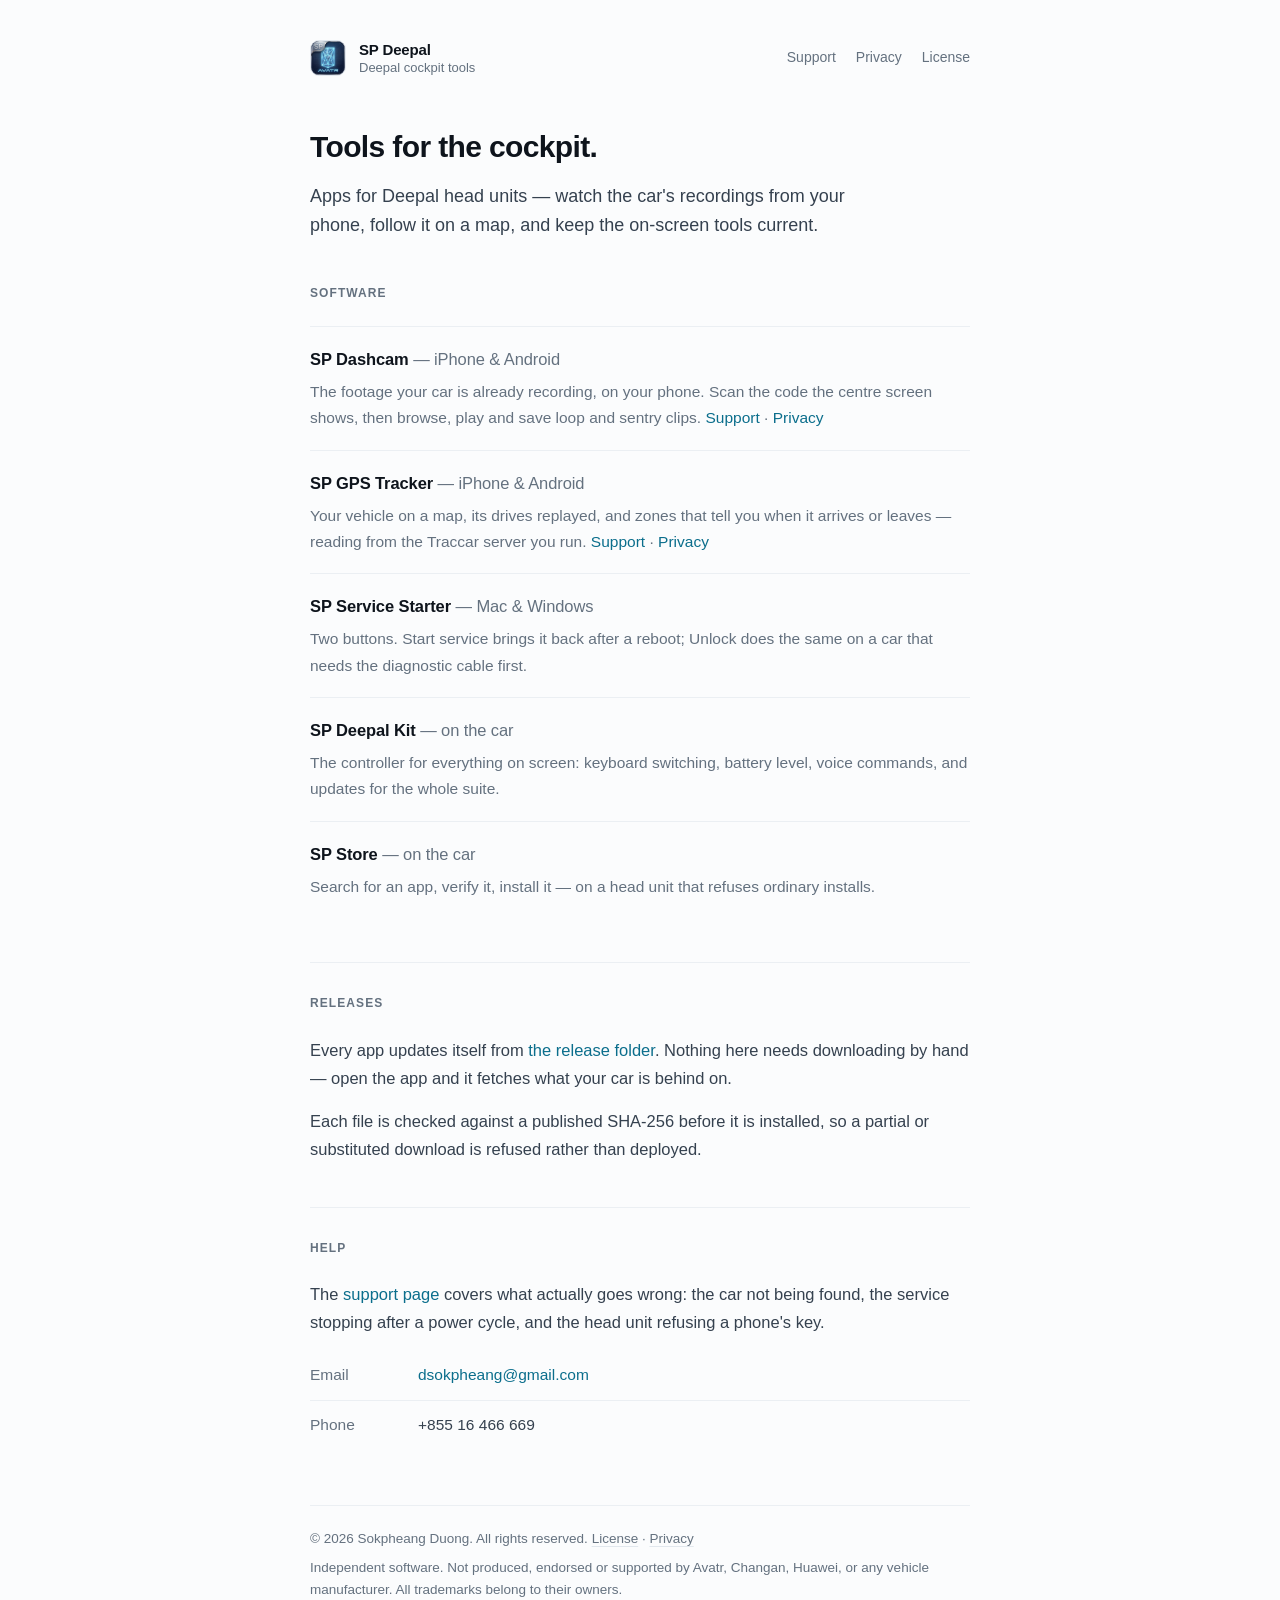
<file: index.html>
<!doctype html>
<html lang="en">
<head>
<meta charset="utf-8">
<meta name="viewport" content="width=device-width, initial-scale=1">
<title>SP Deepal</title>
<meta name="description" content="Support, privacy policy and releases for SP Deepal — software for Deepal cockpit head units.">
<link rel="stylesheet" href="assets/site.css">
<link rel="icon" type="image/png" sizes="32x32" href="assets/icon-32.png">
<link rel="icon" type="image/png" sizes="16x16" href="assets/icon-16.png">
<link rel="apple-touch-icon" href="assets/icon-180.png">
<meta property="og:title" content="SP Deepal">
<meta property="og:description" content="Apps for Deepal cockpit head units — dashcam, GPS tracking, and the on-car toolkit.">
<meta property="og:image" content="https://dsokpheang.github.io/sp_deepal_support/assets/icon-180.png">
<meta property="og:type" content="website">
</head>
<body>
<div class="wrap">

<header class="masthead">
  <img src="assets/icon-96.png" alt="" width="36" height="36">
  <div>
    <div class="name">SP Deepal</div>
    <div class="role">Deepal cockpit tools</div>
  </div>
  <nav>
    <a href="support/">Support</a>
    <a href="support/">Privacy</a>
    <a href="LICENSE">License</a>
  </nav>
</header>

<h1>Tools for the cockpit.</h1>
<p class="lede">
  Apps for Deepal head units &mdash; watch the car's recordings from your
  phone, follow it on a map, and keep the on-screen tools current.
</p>

<section>
  <h2>Software</h2>
  <div class="rows">
    <div class="row">
      <h3>SP Dashcam <span>&mdash; iPhone &amp; Android</span></h3>
      <p>The footage your car is already recording, on your phone. Scan the code the
         centre screen shows, then browse, play and save loop and sentry clips.
         <a href="support/dashcam/">Support</a> &middot; <a href="support/dashcam/privacy.html">Privacy</a></p>
    </div>
    <div class="row">
      <h3>SP GPS Tracker <span>&mdash; iPhone &amp; Android</span></h3>
      <p>Your vehicle on a map, its drives replayed, and zones that tell you when it
         arrives or leaves &mdash; reading from the Traccar server you run.
         <a href="support/gps-tracker/">Support</a> &middot; <a href="support/gps-tracker/privacy.html">Privacy</a></p>
    </div>
    <div class="row">
      <h3>SP Service Starter <span>&mdash; Mac &amp; Windows</span></h3>
      <p>Two buttons. Start service brings it back after a reboot; Unlock does the
         same on a car that needs the diagnostic cable first.</p>
    </div>
    <div class="row">
      <h3>SP Deepal Kit <span>&mdash; on the car</span></h3>
      <p>The controller for everything on screen: keyboard switching, battery
         level, voice commands, and updates for the whole suite.</p>
    </div>
    <div class="row">
      <h3>SP Store <span>&mdash; on the car</span></h3>
      <p>Search for an app, verify it, install it &mdash; on a head unit that
         refuses ordinary installs.</p>
    </div>
  </div>
</section>

<section>
  <h2>Releases</h2>
  <p>
    Every app updates itself from <a href="sp_suites/">the release folder</a>.
    Nothing here needs downloading by hand &mdash; open the app and it fetches what
    your car is behind on.
  </p>
  <p>
    Each file is checked against a published SHA&#8209;256 before it is installed,
    so a partial or substituted download is refused rather than deployed.
  </p>
</section>

<section>
  <h2>Help</h2>
  <p>
    The <a href="support/">support page</a> covers what actually goes wrong: the car
    not being found, the service stopping after a power cycle, and the head unit
    refusing a phone's key.
  </p>
  <dl class="meta">
    <div><dt>Email</dt><dd><a href="mailto:dsokpheang@gmail.com">dsokpheang@gmail.com</a></dd></div>
    <div><dt>Phone</dt><dd>+855 16 466 669</dd></div>
  </dl>
</section>

<footer class="colophon">
  <p>
    &copy; 2026 Sokpheang Duong. All rights reserved.
    <a href="LICENSE">License</a> &middot;
    <a href="support/">Privacy</a>
  </p>
  <p>
    Independent software. Not produced, endorsed or supported by Avatr, Changan,
    Huawei, or any vehicle manufacturer. All trademarks belong to their owners.
  </p>
</footer>

</div>
</body>
</html>
</file>
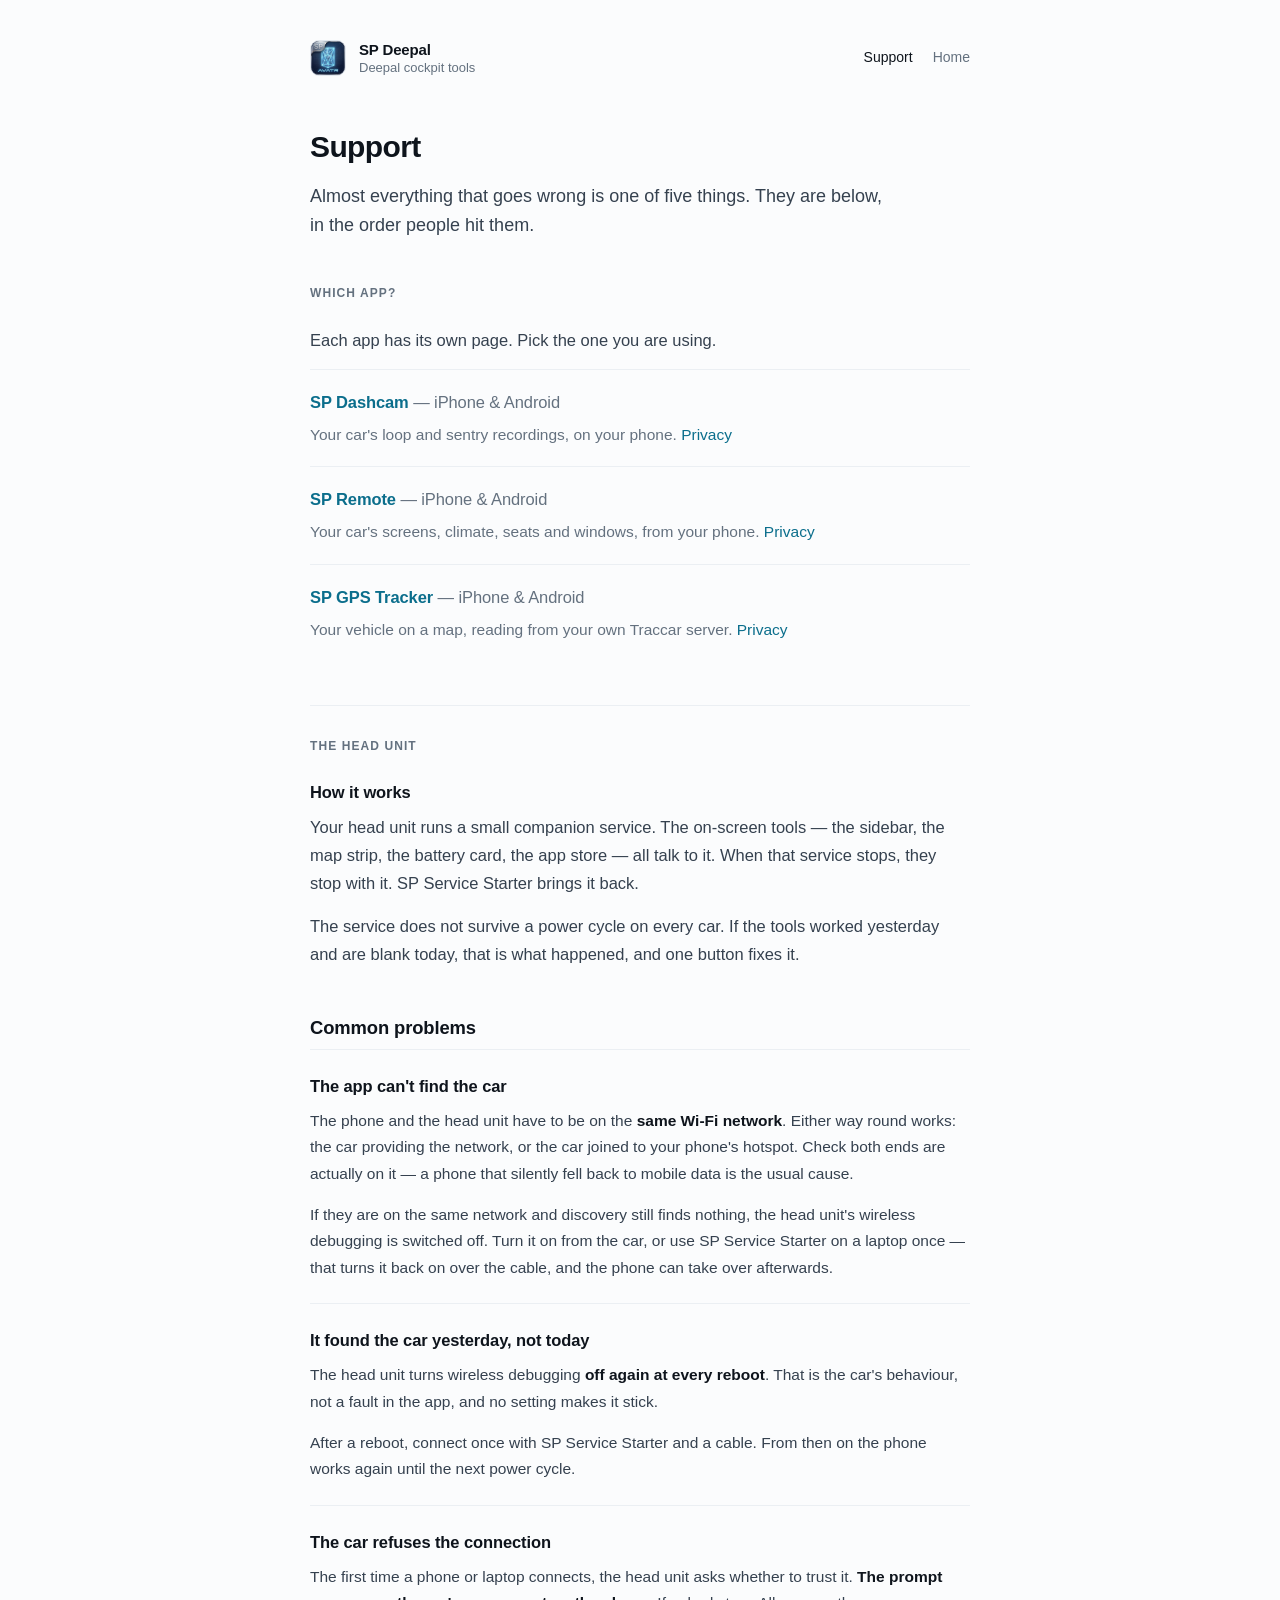
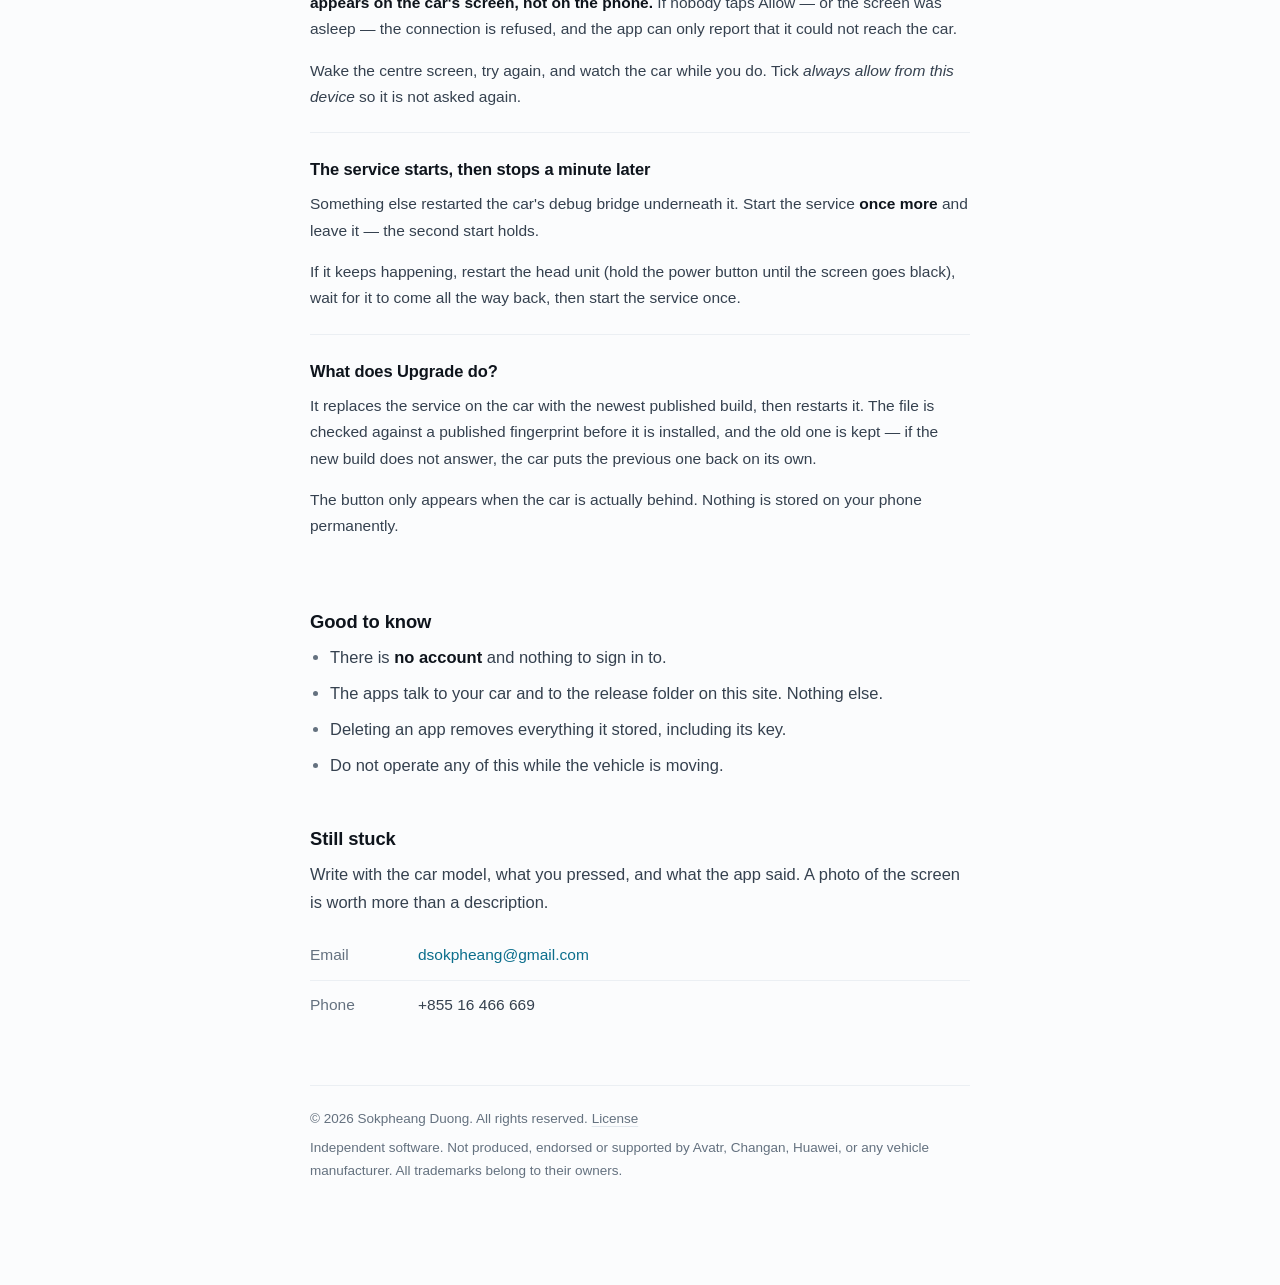
<file: support/index.html>
<!doctype html>
<html lang="en">
<head>
<meta charset="utf-8">
<meta name="viewport" content="width=device-width, initial-scale=1">
<title>Support — SP Deepal apps</title>
<meta name="description" content="Support for the SP apps: SP Dashcam, SP GPS Tracker, and the companion service on the head unit.">
<link rel="stylesheet" href="../assets/site.css">
<link rel="icon" type="image/png" sizes="32x32" href="../assets/icon-32.png">
<link rel="icon" type="image/png" sizes="16x16" href="../assets/icon-16.png">
<link rel="apple-touch-icon" href="../assets/icon-180.png">
</head>
<body>
<div class="wrap">

<header class="masthead">
  <img src="../assets/icon-96.png" alt="" width="36" height="36">
  <div>
    <div class="name">SP Deepal</div>
    <div class="role">Deepal cockpit tools</div>
  </div>
  <nav>
    <a href="./" aria-current="page">Support</a>
    <a href="../">Home</a>
  </nav>
</header>

<h1>Support</h1>
<p class="lede">
  Almost everything that goes wrong is one of five things. They are below, in the
  order people hit them.
</p>

<section>
  <h2>Which app?</h2>
  <p>Each app has its own page. Pick the one you are using.</p>
  <div class="rows">
    <div class="row">
      <h3><a href="dashcam/">SP Dashcam</a> <span>&mdash; iPhone &amp; Android</span></h3>
      <p>Your car's loop and sentry recordings, on your phone.
         <a href="dashcam/privacy.html">Privacy</a></p>
    </div>
    <div class="row">
      <h3><a href="remote/">SP Remote</a> <span>&mdash; iPhone &amp; Android</span></h3>
      <p>Your car's screens, climate, seats and windows, from your phone.
         <a href="remote/privacy.html">Privacy</a></p>
    </div>
    <div class="row">
      <h3><a href="gps-tracker/">SP GPS Tracker</a> <span>&mdash; iPhone &amp; Android</span></h3>
      <p>Your vehicle on a map, reading from your own Traccar server.
         <a href="gps-tracker/privacy.html">Privacy</a></p>
    </div>
  </div>
</section>

<section>
  <h2>The head unit</h2>
  <h3>How it works</h3>
  <p>
    Your head unit runs a small companion service. The on-screen tools &mdash; the
    sidebar, the map strip, the battery card, the app store &mdash; all talk to it.
    When that service stops, they stop with it. SP Service Starter brings it back.
  </p>
  <p>
    The service does not survive a power cycle on every car. If the tools worked
    yesterday and are blank today, that is what happened, and one button fixes it.
  </p>
</section>

<section>
  <h3 style="font-size:1.15rem">Common problems</h3>
  <div class="qa">

    <div>
      <h3>The app can't find the car</h3>
      <p>
        The phone and the head unit have to be on the <strong>same Wi-Fi
        network</strong>. Either way round works: the car providing the network, or
        the car joined to your phone's hotspot. Check both ends are actually on it
        &mdash; a phone that silently fell back to mobile data is the usual cause.
      </p>
      <p>
        If they are on the same network and discovery still finds nothing, the head
        unit's wireless debugging is switched off. Turn it on from the car, or use
        SP Service Starter on a laptop once &mdash; that turns it back on over the
        cable, and the phone can take over afterwards.
      </p>
    </div>

    <div>
      <h3>It found the car yesterday, not today</h3>
      <p>
        The head unit turns wireless debugging <strong>off again at every
        reboot</strong>. That is the car's behaviour, not a fault in the app, and no
        setting makes it stick.
      </p>
      <p>
        After a reboot, connect once with SP Service Starter and a cable. From then
        on the phone works again until the next power cycle.
      </p>
    </div>

    <div>
      <h3>The car refuses the connection</h3>
      <p>
        The first time a phone or laptop connects, the head unit asks whether to
        trust it. <strong>The prompt appears on the car's screen, not on the
        phone.</strong> If nobody taps Allow &mdash; or the screen was asleep &mdash;
        the connection is refused, and the app can only report that it could not
        reach the car.
      </p>
      <p>
        Wake the centre screen, try again, and watch the car while you do. Tick
        <em>always allow from this device</em> so it is not asked again.
      </p>
    </div>

    <div>
      <h3>The service starts, then stops a minute later</h3>
      <p>
        Something else restarted the car's debug bridge underneath it. Start the
        service <strong>once more</strong> and leave it &mdash; the second start
        holds.
      </p>
      <p>
        If it keeps happening, restart the head unit (hold the power button until the
        screen goes black), wait for it to come all the way back, then start the
        service once.
      </p>
    </div>

    <div>
      <h3>What does Upgrade do?</h3>
      <p>
        It replaces the service on the car with the newest published build, then
        restarts it. The file is checked against a published fingerprint before it is
        installed, and the old one is kept &mdash; if the new build does not answer,
        the car puts the previous one back on its own.
      </p>
      <p>
        The button only appears when the car is actually behind. Nothing is stored on
        your phone permanently.
      </p>
    </div>

  </div>
</section>

<section>
  <h3 style="font-size:1.15rem">Good to know</h3>
  <ul>
    <li>There is <strong>no account</strong> and nothing to sign in to.</li>
    <li>The apps talk to your car and to the release folder on this site. Nothing else.</li>
    <li>Deleting an app removes everything it stored, including its key.</li>
    <li>Do not operate any of this while the vehicle is moving.</li>
  </ul>
</section>

<section>
  <h3 style="font-size:1.15rem">Still stuck</h3>
  <p>
    Write with the car model, what you pressed, and what the app said. A photo of the
    screen is worth more than a description.
  </p>
  <dl class="meta">
    <div><dt>Email</dt><dd><a href="mailto:dsokpheang@gmail.com">dsokpheang@gmail.com</a></dd></div>
    <div><dt>Phone</dt><dd>+855 16 466 669</dd></div>
  </dl>
</section>

<footer class="colophon">
  <p>
    &copy; 2026 Sokpheang Duong. All rights reserved.
    <a href="../LICENSE">License</a>
  </p>
  <p>
    Independent software. Not produced, endorsed or supported by Avatr, Changan,
    Huawei, or any vehicle manufacturer. All trademarks belong to their owners.
  </p>
</footer>

</div>
</body>
</html>
</file>
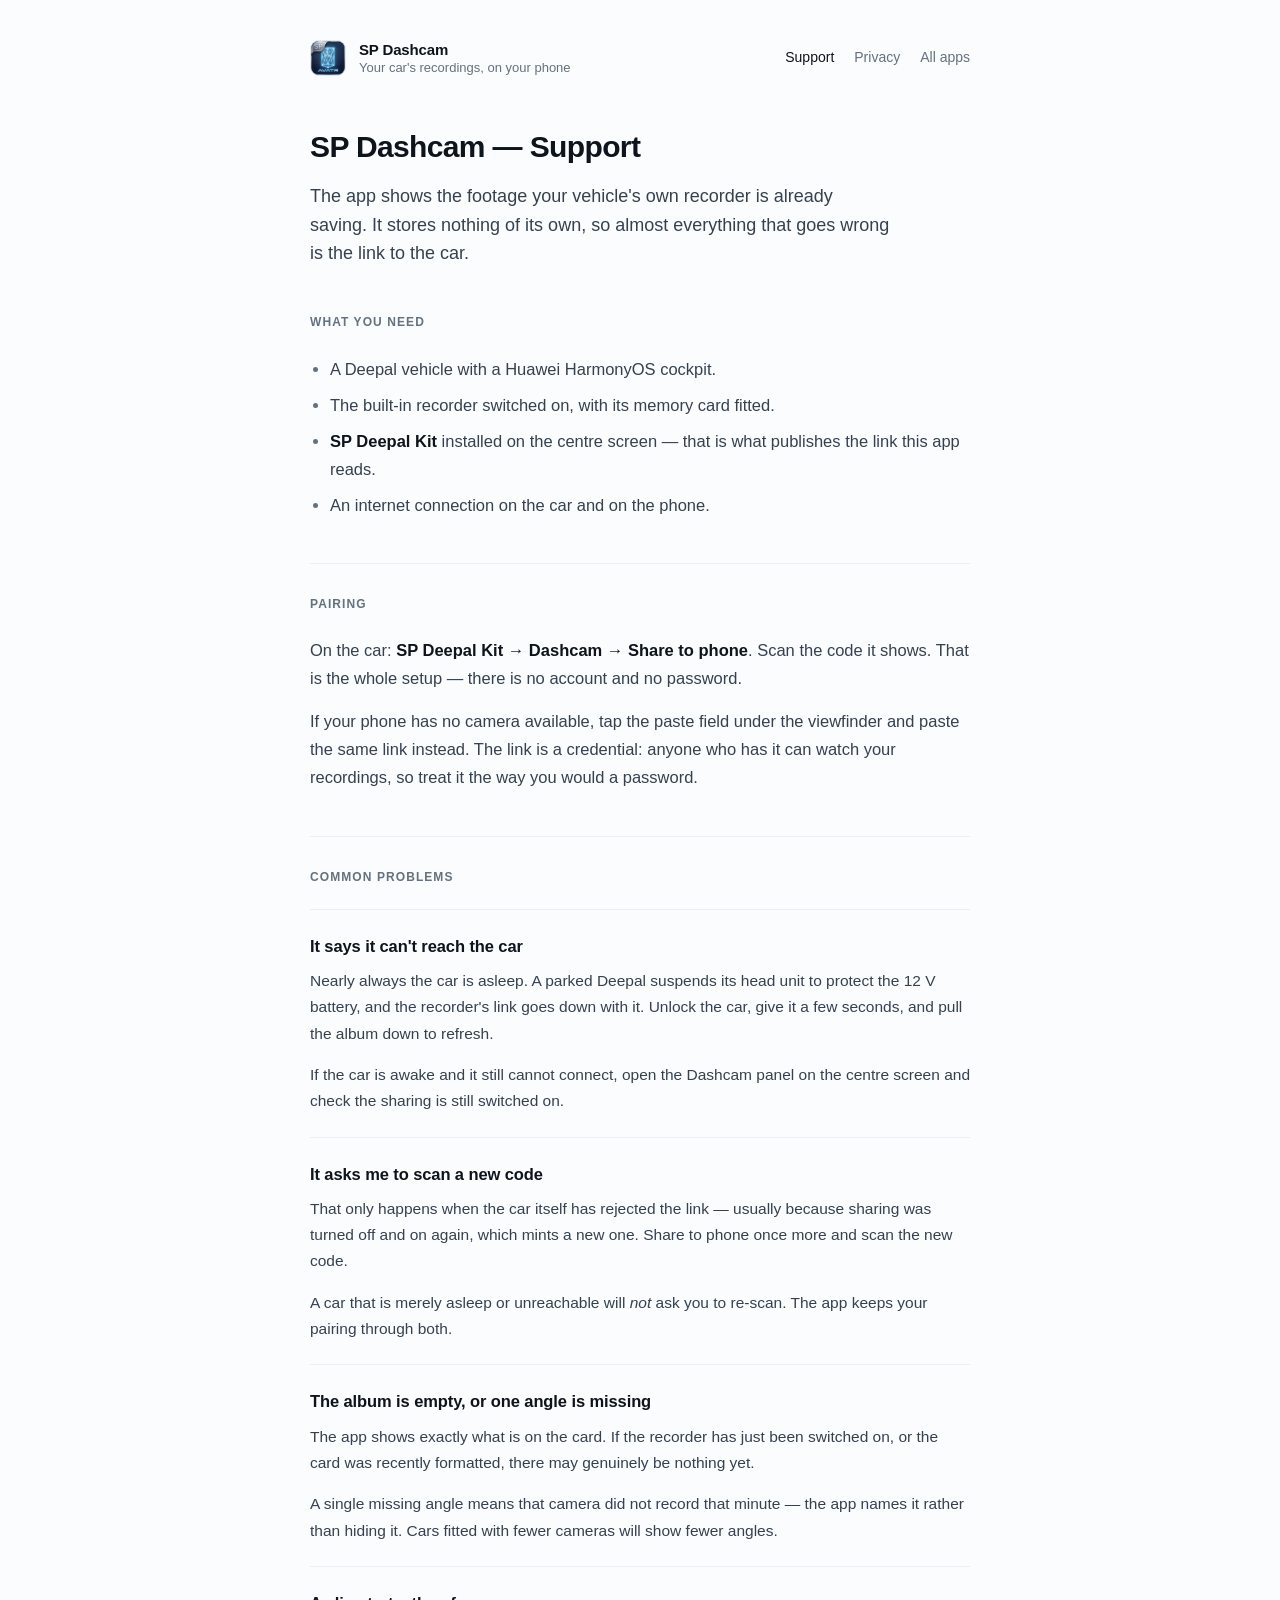
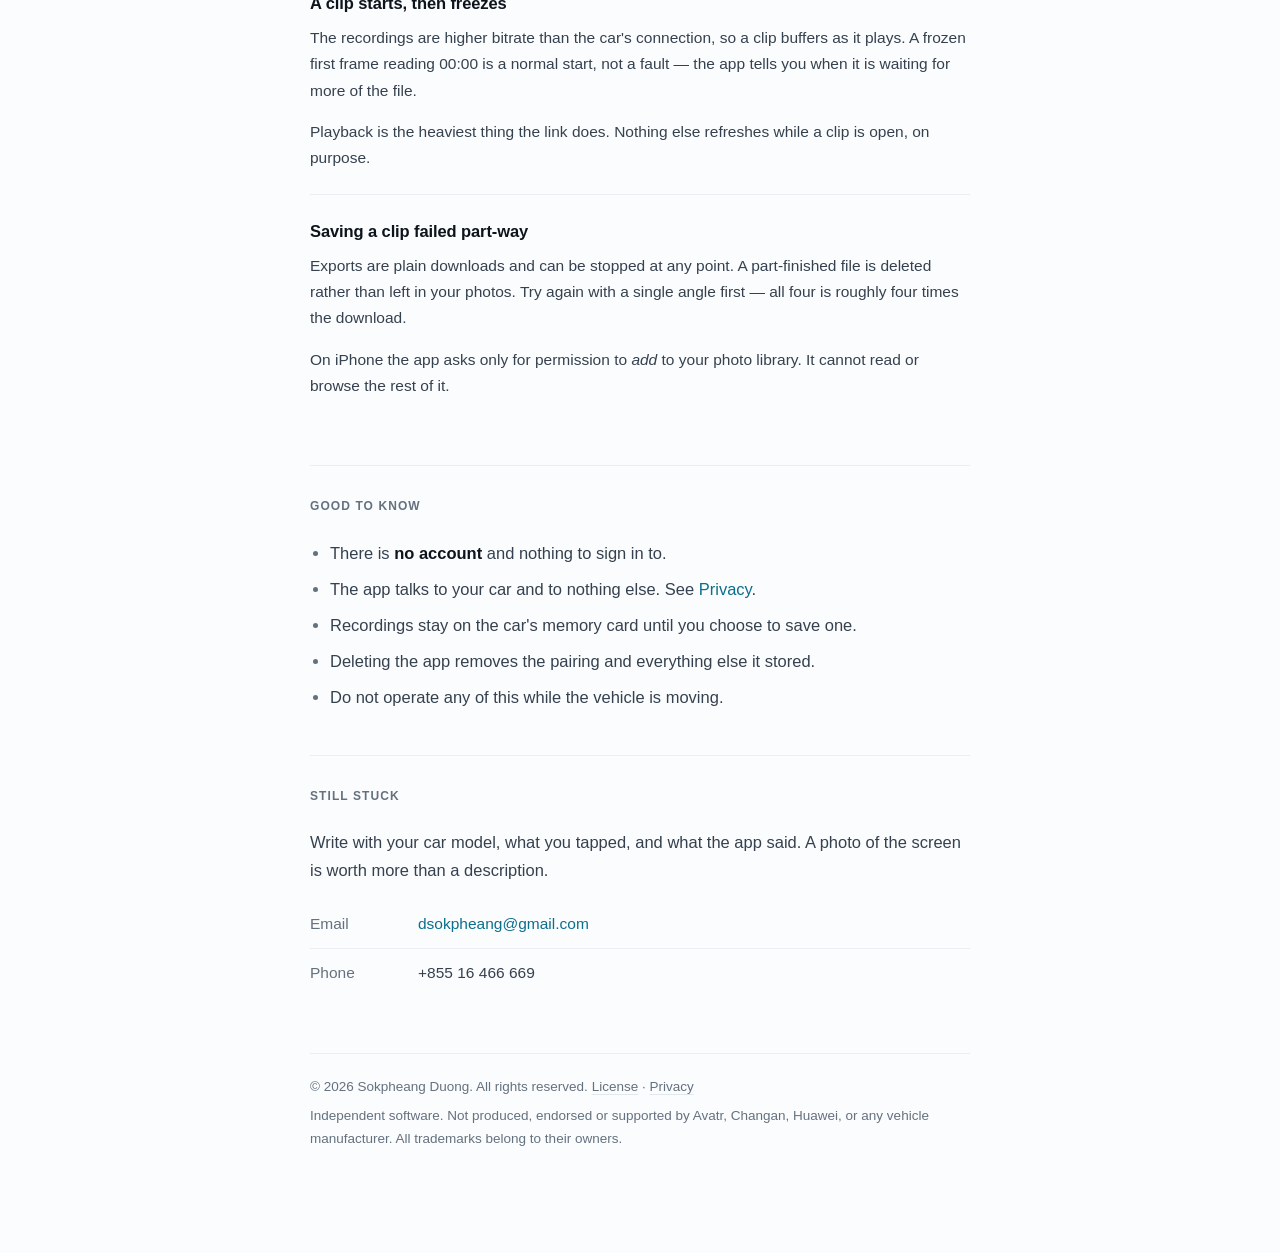
<file: support/dashcam/index.html>
<!doctype html>
<html lang="en">
<head>
<meta charset="utf-8">
<meta name="viewport" content="width=device-width, initial-scale=1">
<title>SP Dashcam — Support</title>
<meta name="description" content="Support for SP Dashcam: pairing with the car, an empty album, a clip that will not play, and saving to your photos.">
<link rel="stylesheet" href="../../assets/site.css">
<link rel="icon" type="image/png" sizes="32x32" href="../../assets/icon-32.png">
<link rel="icon" type="image/png" sizes="16x16" href="../../assets/icon-16.png">
<link rel="apple-touch-icon" href="../../assets/icon-180.png">
</head>
<body>
<div class="wrap">

<header class="masthead">
  <img src="../../assets/icon-96.png" alt="" width="36" height="36">
  <div>
    <div class="name">SP Dashcam</div>
    <div class="role">Your car's recordings, on your phone</div>
  </div>
  <nav>
    <a href="./" aria-current="page">Support</a>
    <a href="privacy.html">Privacy</a>
    <a href="../">All apps</a>
  </nav>
</header>

<h1>SP Dashcam — Support</h1>
<p class="lede">
  The app shows the footage your vehicle's own recorder is already saving. It stores
  nothing of its own, so almost everything that goes wrong is the link to the car.
</p>

<section>
  <h2>What you need</h2>
  <ul>
    <li>A Deepal vehicle with a Huawei HarmonyOS cockpit.</li>
    <li>The built-in recorder switched on, with its memory card fitted.</li>
    <li><strong>SP Deepal Kit</strong> installed on the centre screen — that is what
        publishes the link this app reads.</li>
    <li>An internet connection on the car and on the phone.</li>
  </ul>
</section>

<section>
  <h2>Pairing</h2>
  <p>
    On the car: <strong>SP Deepal Kit → Dashcam → Share to phone</strong>. Scan the code it
    shows. That is the whole setup — there is no account and no password.
  </p>
  <p>
    If your phone has no camera available, tap the paste field under the viewfinder and
    paste the same link instead. The link is a credential: anyone who has it can watch your
    recordings, so treat it the way you would a password.
  </p>
</section>

<section>
  <h2>Common problems</h2>
  <div class="qa">

    <div>
      <h3>It says it can't reach the car</h3>
      <p>
        Nearly always the car is asleep. A parked Deepal suspends its head unit to protect
        the 12&nbsp;V battery, and the recorder's link goes down with it. Unlock the car,
        give it a few seconds, and pull the album down to refresh.
      </p>
      <p>
        If the car is awake and it still cannot connect, open the Dashcam panel on the
        centre screen and check the sharing is still switched on.
      </p>
    </div>

    <div>
      <h3>It asks me to scan a new code</h3>
      <p>
        That only happens when the car itself has rejected the link — usually because
        sharing was turned off and on again, which mints a new one. Share to phone once
        more and scan the new code.
      </p>
      <p>
        A car that is merely asleep or unreachable will <em>not</em> ask you to re-scan.
        The app keeps your pairing through both.
      </p>
    </div>

    <div>
      <h3>The album is empty, or one angle is missing</h3>
      <p>
        The app shows exactly what is on the card. If the recorder has just been switched
        on, or the card was recently formatted, there may genuinely be nothing yet.
      </p>
      <p>
        A single missing angle means that camera did not record that minute — the app
        names it rather than hiding it. Cars fitted with fewer cameras will show fewer
        angles.
      </p>
    </div>

    <div>
      <h3>A clip starts, then freezes</h3>
      <p>
        The recordings are higher bitrate than the car's connection, so a clip buffers as
        it plays. A frozen first frame reading 00:00 is a normal start, not a fault — the
        app tells you when it is waiting for more of the file.
      </p>
      <p>
        Playback is the heaviest thing the link does. Nothing else refreshes while a clip
        is open, on purpose.
      </p>
    </div>

    <div>
      <h3>Saving a clip failed part-way</h3>
      <p>
        Exports are plain downloads and can be stopped at any point. A part-finished file
        is deleted rather than left in your photos. Try again with a single angle first —
        all four is roughly four times the download.
      </p>
      <p>
        On iPhone the app asks only for permission to <em>add</em> to your photo library.
        It cannot read or browse the rest of it.
      </p>
    </div>

  </div>
</section>

<section>
  <h2>Good to know</h2>
  <ul>
    <li>There is <strong>no account</strong> and nothing to sign in to.</li>
    <li>The app talks to your car and to nothing else. See <a href="privacy.html">Privacy</a>.</li>
    <li>Recordings stay on the car's memory card until you choose to save one.</li>
    <li>Deleting the app removes the pairing and everything else it stored.</li>
    <li>Do not operate any of this while the vehicle is moving.</li>
  </ul>
</section>

<section>
  <h2>Still stuck</h2>
  <p>
    Write with your car model, what you tapped, and what the app said. A photo of the
    screen is worth more than a description.
  </p>
  <dl class="meta">
    <div><dt>Email</dt><dd><a href="mailto:dsokpheang@gmail.com">dsokpheang@gmail.com</a></dd></div>
    <div><dt>Phone</dt><dd>+855 16 466 669</dd></div>
  </dl>
</section>

<footer class="colophon">
  <p>
    &copy; 2026 Sokpheang Duong. All rights reserved.
    <a href="../../LICENSE">License</a> &middot;
    <a href="privacy.html">Privacy</a>
  </p>
  <p>
    Independent software. Not produced, endorsed or supported by Avatr, Changan,
    Huawei, or any vehicle manufacturer. All trademarks belong to their owners.
  </p>
</footer>

</div>
</body>
</html>
</file>
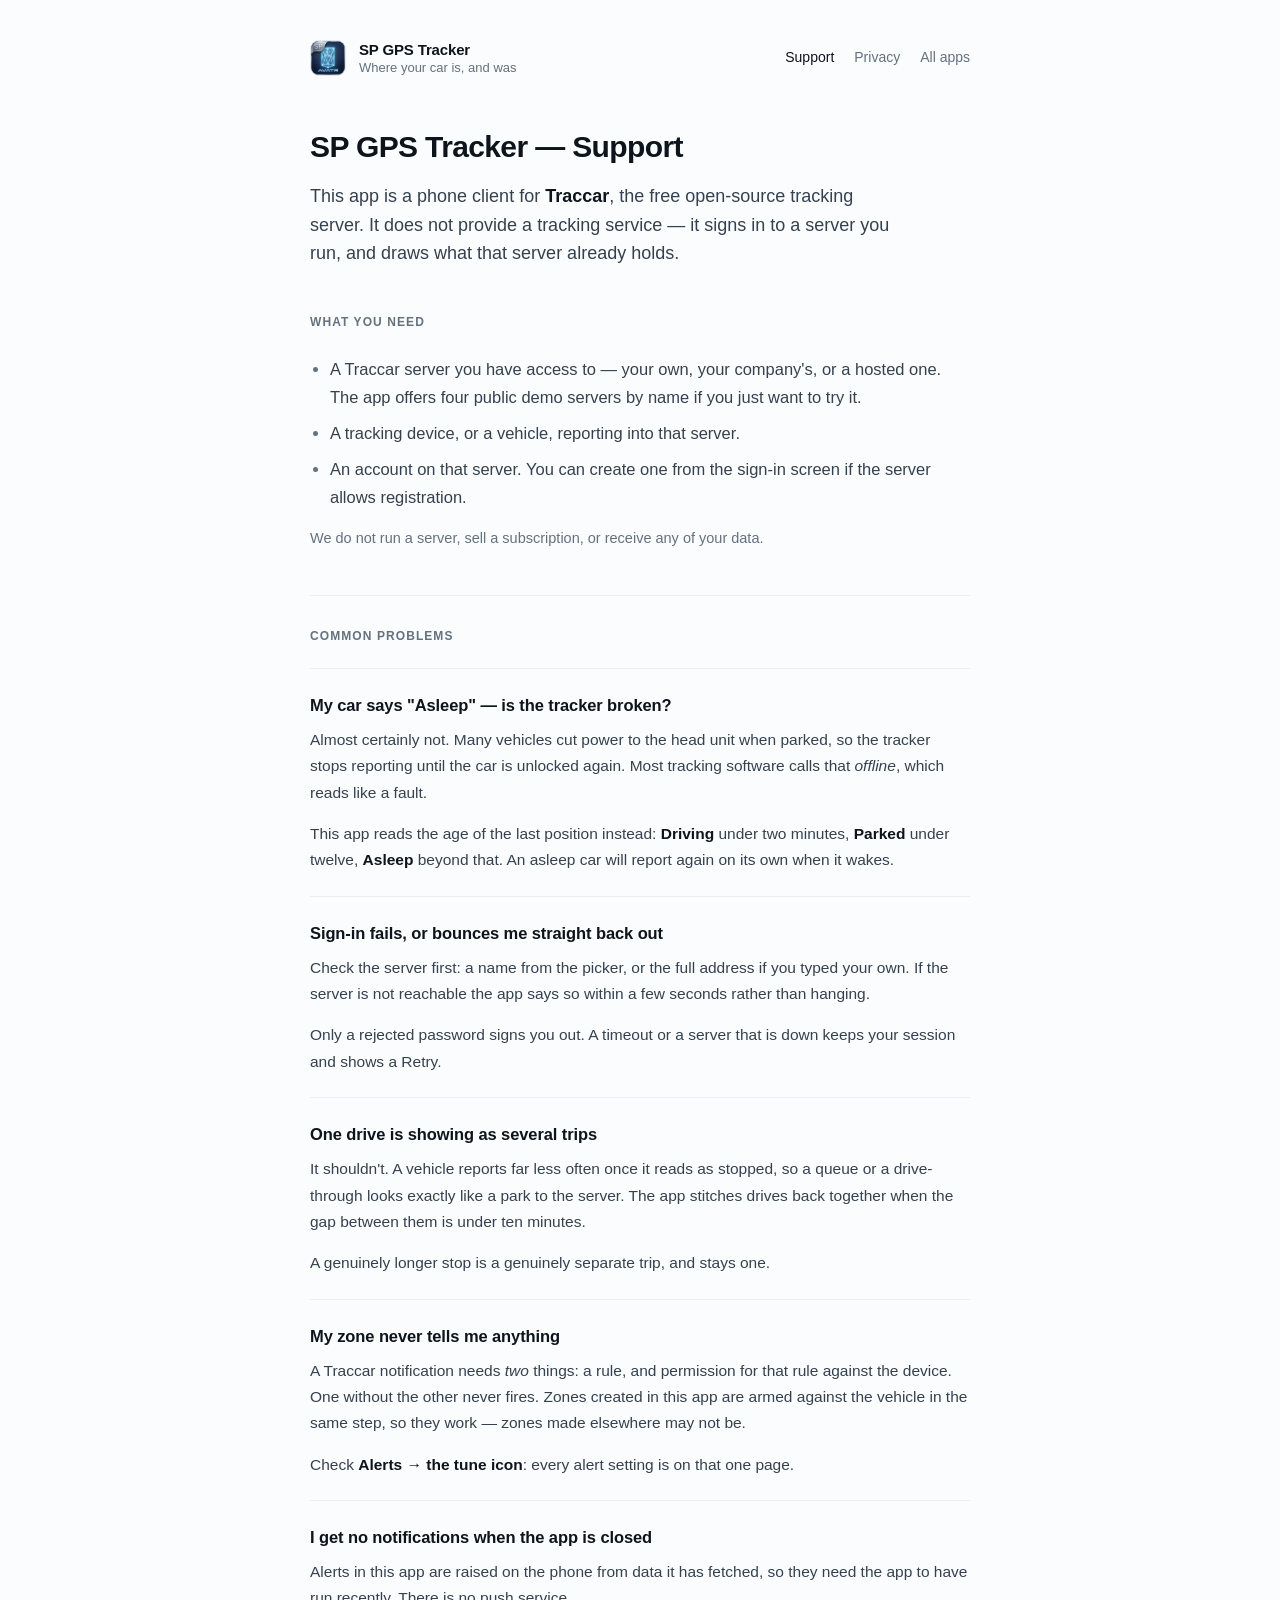
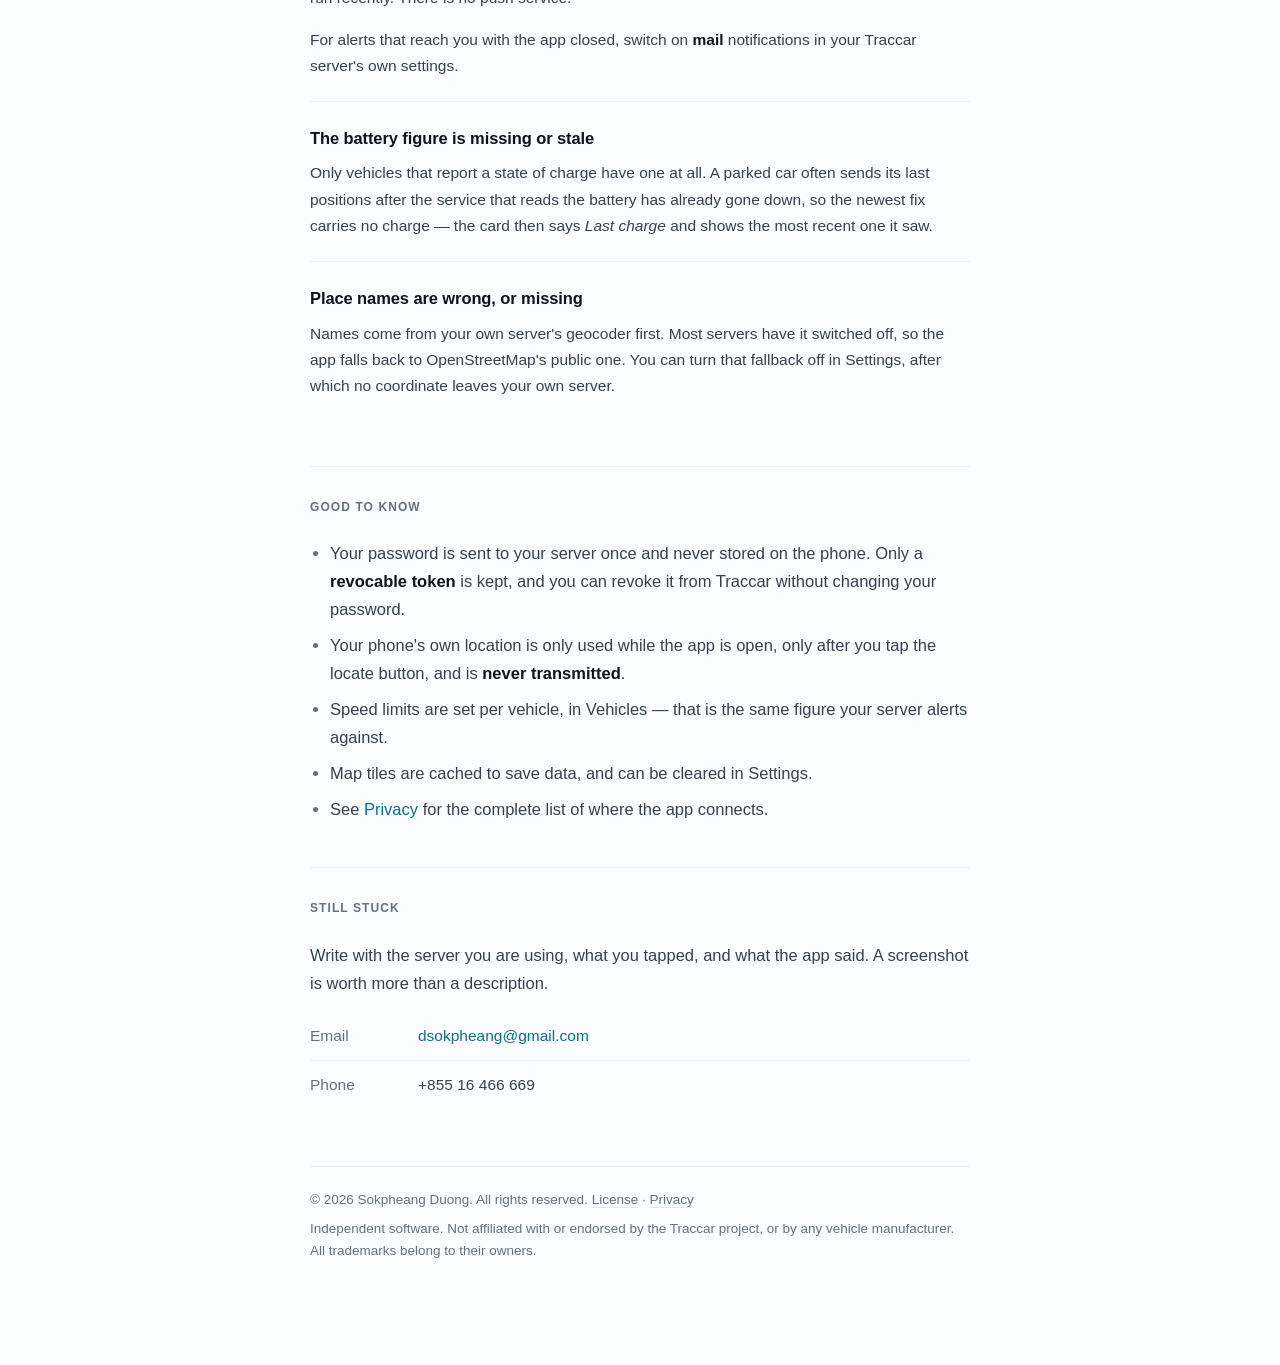
<file: support/gps-tracker/index.html>
<!doctype html>
<html lang="en">
<head>
<meta charset="utf-8">
<meta name="viewport" content="width=device-width, initial-scale=1">
<title>SP GPS Tracker — Support</title>
<meta name="description" content="Support for SP GPS Tracker: connecting to your Traccar server, why a parked car reads as asleep, trips, zones and alerts.">
<link rel="stylesheet" href="../../assets/site.css">
<link rel="icon" type="image/png" sizes="32x32" href="../../assets/icon-32.png">
<link rel="icon" type="image/png" sizes="16x16" href="../../assets/icon-16.png">
<link rel="apple-touch-icon" href="../../assets/icon-180.png">
</head>
<body>
<div class="wrap">

<header class="masthead">
  <img src="../../assets/icon-96.png" alt="" width="36" height="36">
  <div>
    <div class="name">SP GPS Tracker</div>
    <div class="role">Where your car is, and was</div>
  </div>
  <nav>
    <a href="./" aria-current="page">Support</a>
    <a href="privacy.html">Privacy</a>
    <a href="../">All apps</a>
  </nav>
</header>

<h1>SP GPS Tracker — Support</h1>
<p class="lede">
  This app is a phone client for <strong>Traccar</strong>, the free open-source tracking
  server. It does not provide a tracking service &mdash; it signs in to a server you run,
  and draws what that server already holds.
</p>

<section>
  <h2>What you need</h2>
  <ul>
    <li>A Traccar server you have access to &mdash; your own, your company's, or a hosted
        one. The app offers four public demo servers by name if you just want to try it.</li>
    <li>A tracking device, or a vehicle, reporting into that server.</li>
    <li>An account on that server. You can create one from the sign-in screen if the
        server allows registration.</li>
  </ul>
  <p class="small muted">
    We do not run a server, sell a subscription, or receive any of your data.
  </p>
</section>

<section>
  <h2>Common problems</h2>
  <div class="qa">

    <div>
      <h3>My car says "Asleep" &mdash; is the tracker broken?</h3>
      <p>
        Almost certainly not. Many vehicles cut power to the head unit when parked, so the
        tracker stops reporting until the car is unlocked again. Most tracking software
        calls that <em>offline</em>, which reads like a fault.
      </p>
      <p>
        This app reads the age of the last position instead: <strong>Driving</strong> under
        two minutes, <strong>Parked</strong> under twelve, <strong>Asleep</strong> beyond
        that. An asleep car will report again on its own when it wakes.
      </p>
    </div>

    <div>
      <h3>Sign-in fails, or bounces me straight back out</h3>
      <p>
        Check the server first: a name from the picker, or the full address if you typed
        your own. If the server is not reachable the app says so within a few seconds
        rather than hanging.
      </p>
      <p>
        Only a rejected password signs you out. A timeout or a server that is down keeps
        your session and shows a Retry.
      </p>
    </div>

    <div>
      <h3>One drive is showing as several trips</h3>
      <p>
        It shouldn't. A vehicle reports far less often once it reads as stopped, so a
        queue or a drive-through looks exactly like a park to the server. The app stitches
        drives back together when the gap between them is under ten minutes.
      </p>
      <p>
        A genuinely longer stop is a genuinely separate trip, and stays one.
      </p>
    </div>

    <div>
      <h3>My zone never tells me anything</h3>
      <p>
        A Traccar notification needs <em>two</em> things: a rule, and permission for that
        rule against the device. One without the other never fires. Zones created in this
        app are armed against the vehicle in the same step, so they work &mdash; zones made
        elsewhere may not be.
      </p>
      <p>
        Check <strong>Alerts → the tune icon</strong>: every alert setting is on that one
        page.
      </p>
    </div>

    <div>
      <h3>I get no notifications when the app is closed</h3>
      <p>
        Alerts in this app are raised on the phone from data it has fetched, so they need
        the app to have run recently. There is no push service.
      </p>
      <p>
        For alerts that reach you with the app closed, switch on <strong>mail</strong>
        notifications in your Traccar server's own settings.
      </p>
    </div>

    <div>
      <h3>The battery figure is missing or stale</h3>
      <p>
        Only vehicles that report a state of charge have one at all. A parked car often
        sends its last positions after the service that reads the battery has already gone
        down, so the newest fix carries no charge &mdash; the card then says
        <em>Last charge</em> and shows the most recent one it saw.
      </p>
    </div>

    <div>
      <h3>Place names are wrong, or missing</h3>
      <p>
        Names come from your own server's geocoder first. Most servers have it switched
        off, so the app falls back to OpenStreetMap's public one. You can turn that
        fallback off in Settings, after which no coordinate leaves your own server.
      </p>
    </div>

  </div>
</section>

<section>
  <h2>Good to know</h2>
  <ul>
    <li>Your password is sent to your server once and never stored on the phone. Only a
        <strong>revocable token</strong> is kept, and you can revoke it from Traccar
        without changing your password.</li>
    <li>Your phone's own location is only used while the app is open, only after you tap
        the locate button, and is <strong>never transmitted</strong>.</li>
    <li>Speed limits are set per vehicle, in Vehicles &mdash; that is the same figure your
        server alerts against.</li>
    <li>Map tiles are cached to save data, and can be cleared in Settings.</li>
    <li>See <a href="privacy.html">Privacy</a> for the complete list of where the app
        connects.</li>
  </ul>
</section>

<section>
  <h2>Still stuck</h2>
  <p>
    Write with the server you are using, what you tapped, and what the app said. A
    screenshot is worth more than a description.
  </p>
  <dl class="meta">
    <div><dt>Email</dt><dd><a href="mailto:dsokpheang@gmail.com">dsokpheang@gmail.com</a></dd></div>
    <div><dt>Phone</dt><dd>+855 16 466 669</dd></div>
  </dl>
</section>

<footer class="colophon">
  <p>
    &copy; 2026 Sokpheang Duong. All rights reserved.
    <a href="../../LICENSE">License</a> &middot;
    <a href="privacy.html">Privacy</a>
  </p>
  <p>
    Independent software. Not affiliated with or endorsed by the Traccar project, or by
    any vehicle manufacturer. All trademarks belong to their owners.
  </p>
</footer>

</div>
</body>
</html>
</file>
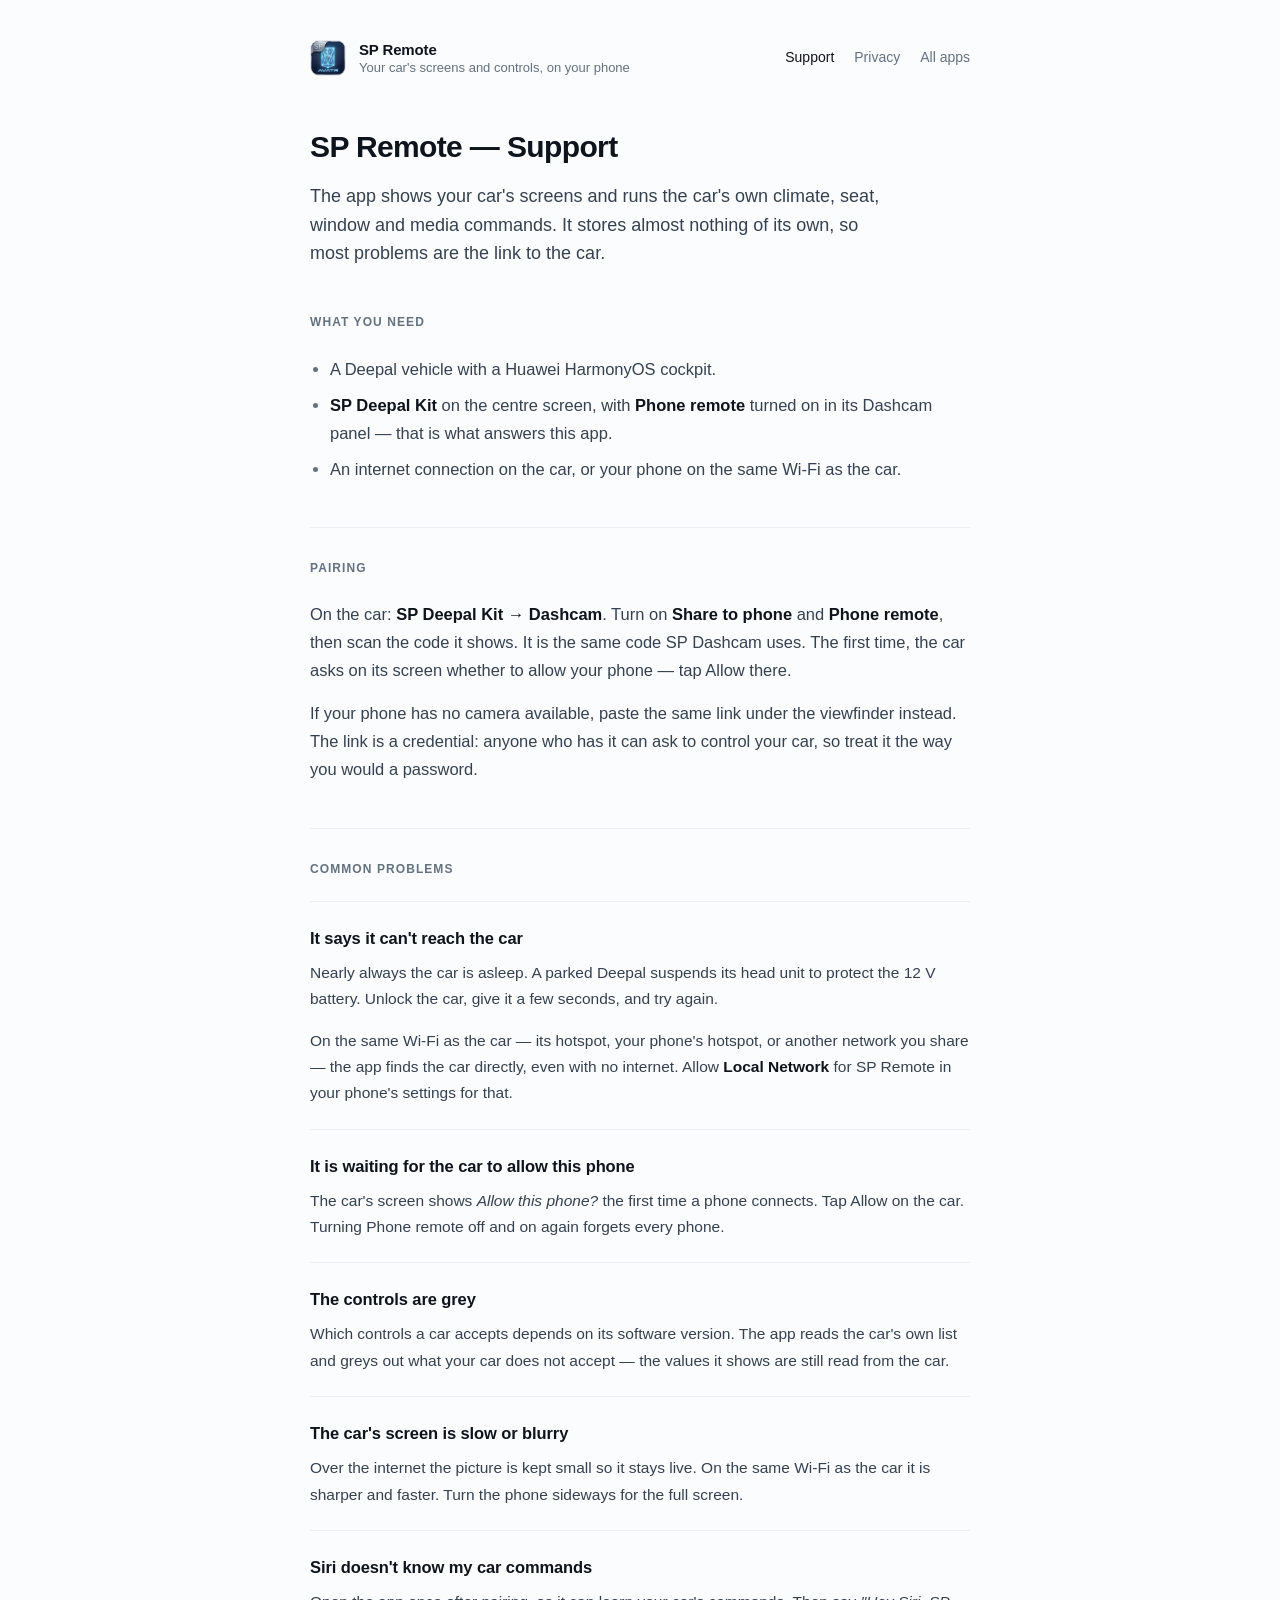
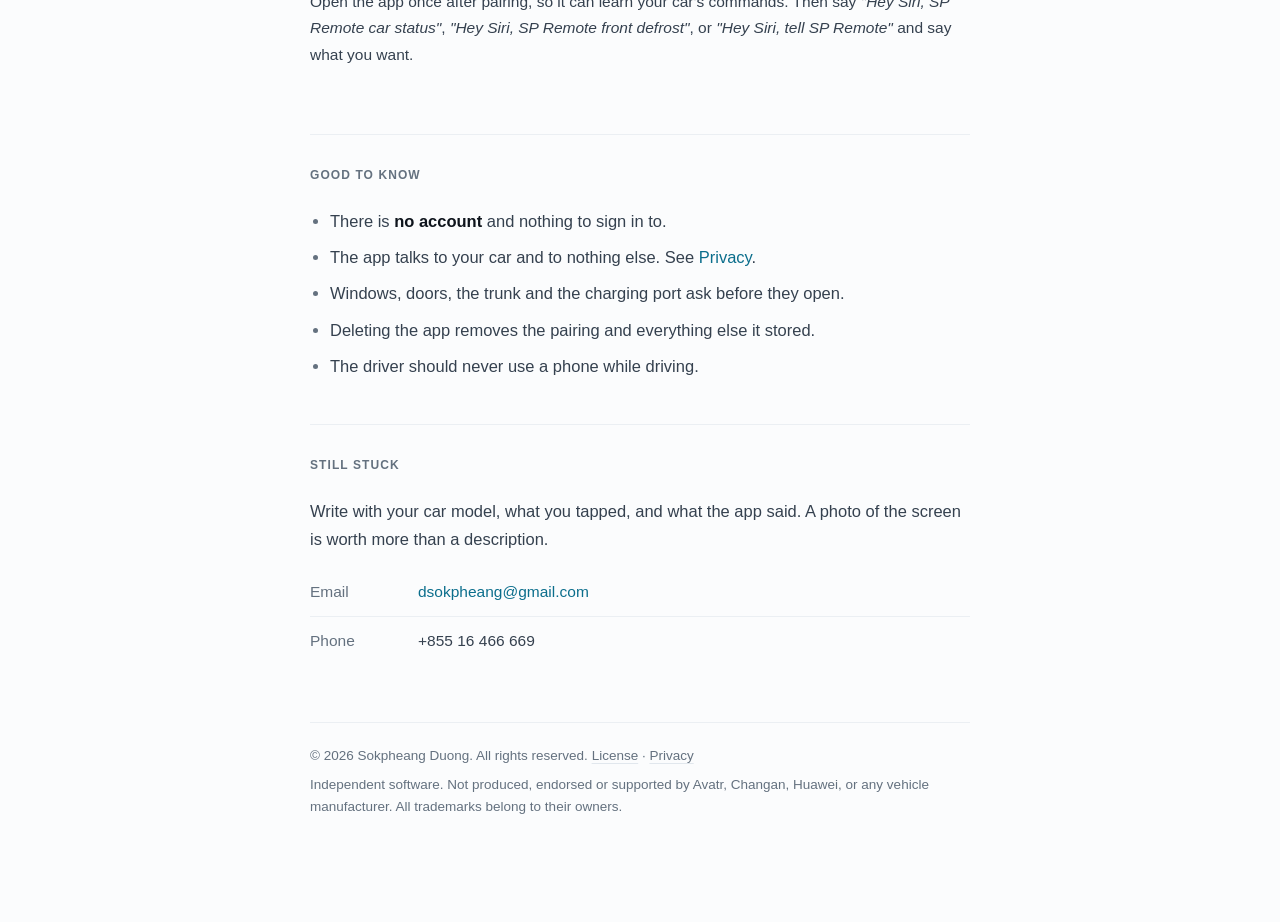
<file: support/remote/index.html>
<!doctype html>
<html lang="en">
<head>
<meta charset="utf-8">
<meta name="viewport" content="width=device-width, initial-scale=1">
<title>SP Remote — Support</title>
<meta name="description" content="Support for SP Remote: pairing with the car, allowing your phone, the car's screens, greyed-out controls and Siri.">
<link rel="stylesheet" href="../../assets/site.css">
<link rel="icon" type="image/png" sizes="32x32" href="../../assets/icon-32.png">
<link rel="icon" type="image/png" sizes="16x16" href="../../assets/icon-16.png">
<link rel="apple-touch-icon" href="../../assets/icon-180.png">
</head>
<body>
<div class="wrap">

<header class="masthead">
  <img src="../../assets/icon-96.png" alt="" width="36" height="36">
  <div>
    <div class="name">SP Remote</div>
    <div class="role">Your car's screens and controls, on your phone</div>
  </div>
  <nav>
    <a href="./" aria-current="page">Support</a>
    <a href="privacy.html">Privacy</a>
    <a href="../">All apps</a>
  </nav>
</header>

<h1>SP Remote — Support</h1>
<p class="lede">
  The app shows your car's screens and runs the car's own climate, seat, window and media
  commands. It stores almost nothing of its own, so most problems are the link to the car.
</p>

<section>
  <h2>What you need</h2>
  <ul>
    <li>A Deepal vehicle with a Huawei HarmonyOS cockpit.</li>
    <li><strong>SP Deepal Kit</strong> on the centre screen, with <strong>Phone remote</strong>
        turned on in its Dashcam panel &mdash; that is what answers this app.</li>
    <li>An internet connection on the car, or your phone on the same Wi-Fi as the car.</li>
  </ul>
</section>

<section>
  <h2>Pairing</h2>
  <p>
    On the car: <strong>SP Deepal Kit &rarr; Dashcam</strong>. Turn on <strong>Share to phone</strong>
    and <strong>Phone remote</strong>, then scan the code it shows. It is the same code SP Dashcam
    uses. The first time, the car asks on its screen whether to allow your phone &mdash; tap
    Allow there.
  </p>
  <p>
    If your phone has no camera available, paste the same link under the viewfinder instead.
    The link is a credential: anyone who has it can ask to control your car, so treat it the
    way you would a password.
  </p>
</section>

<section>
  <h2>Common problems</h2>
  <div class="qa">

    <div>
      <h3>It says it can't reach the car</h3>
      <p>
        Nearly always the car is asleep. A parked Deepal suspends its head unit to protect the
        12&nbsp;V battery. Unlock the car, give it a few seconds, and try again.
      </p>
      <p>
        On the same Wi-Fi as the car &mdash; its hotspot, your phone's hotspot, or another
        network you share &mdash; the app finds the car directly, even with no internet. Allow
        <strong>Local Network</strong> for SP Remote in your phone's settings for that.
      </p>
    </div>

    <div>
      <h3>It is waiting for the car to allow this phone</h3>
      <p>
        The car's screen shows <em>Allow this phone?</em> the first time a phone connects.
        Tap Allow on the car. Turning Phone remote off and on again forgets every phone.
      </p>
    </div>

    <div>
      <h3>The controls are grey</h3>
      <p>
        Which controls a car accepts depends on its software version. The app reads the car's
        own list and greys out what your car does not accept &mdash; the values it shows are
        still read from the car.
      </p>
    </div>

    <div>
      <h3>The car's screen is slow or blurry</h3>
      <p>
        Over the internet the picture is kept small so it stays live. On the same Wi-Fi as
        the car it is sharper and faster. Turn the phone sideways for the full screen.
      </p>
    </div>

    <div>
      <h3>Siri doesn't know my car commands</h3>
      <p>
        Open the app once after pairing, so it can learn your car's commands. Then say
        <em>"Hey Siri, SP Remote car status"</em>, <em>"Hey Siri, SP Remote front defrost"</em>,
        or <em>"Hey Siri, tell SP Remote"</em> and say what you want.
      </p>
    </div>

  </div>
</section>

<section>
  <h2>Good to know</h2>
  <ul>
    <li>There is <strong>no account</strong> and nothing to sign in to.</li>
    <li>The app talks to your car and to nothing else. See <a href="privacy.html">Privacy</a>.</li>
    <li>Windows, doors, the trunk and the charging port ask before they open.</li>
    <li>Deleting the app removes the pairing and everything else it stored.</li>
    <li>The driver should never use a phone while driving.</li>
  </ul>
</section>

<section>
  <h2>Still stuck</h2>
  <p>
    Write with your car model, what you tapped, and what the app said. A photo of the
    screen is worth more than a description.
  </p>
  <dl class="meta">
    <div><dt>Email</dt><dd><a href="mailto:dsokpheang@gmail.com">dsokpheang@gmail.com</a></dd></div>
    <div><dt>Phone</dt><dd>+855 16 466 669</dd></div>
  </dl>
</section>

<footer class="colophon">
  <p>
    &copy; 2026 Sokpheang Duong. All rights reserved.
    <a href="../../LICENSE">License</a> &middot;
    <a href="privacy.html">Privacy</a>
  </p>
  <p>
    Independent software. Not produced, endorsed or supported by Avatr, Changan,
    Huawei, or any vehicle manufacturer. All trademarks belong to their owners.
  </p>
</footer>

</div>
</body>
</html>
</file>
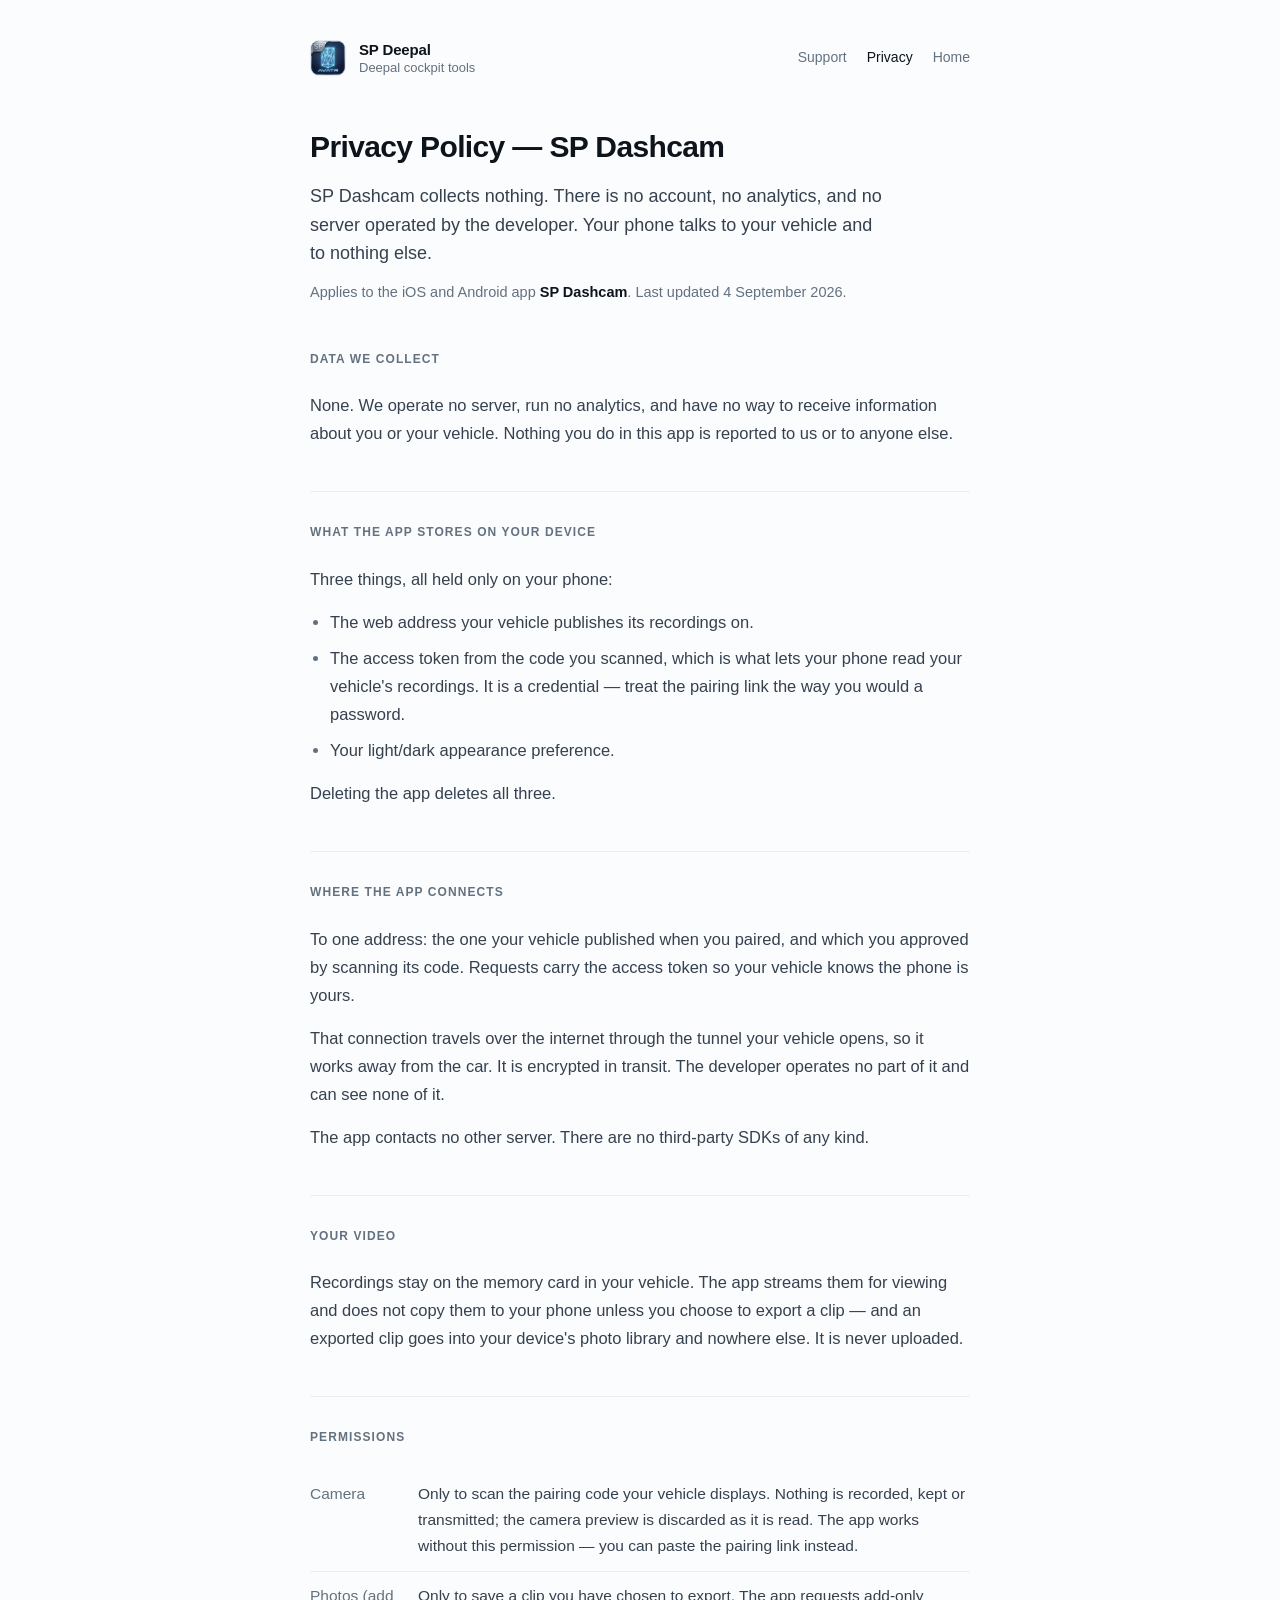
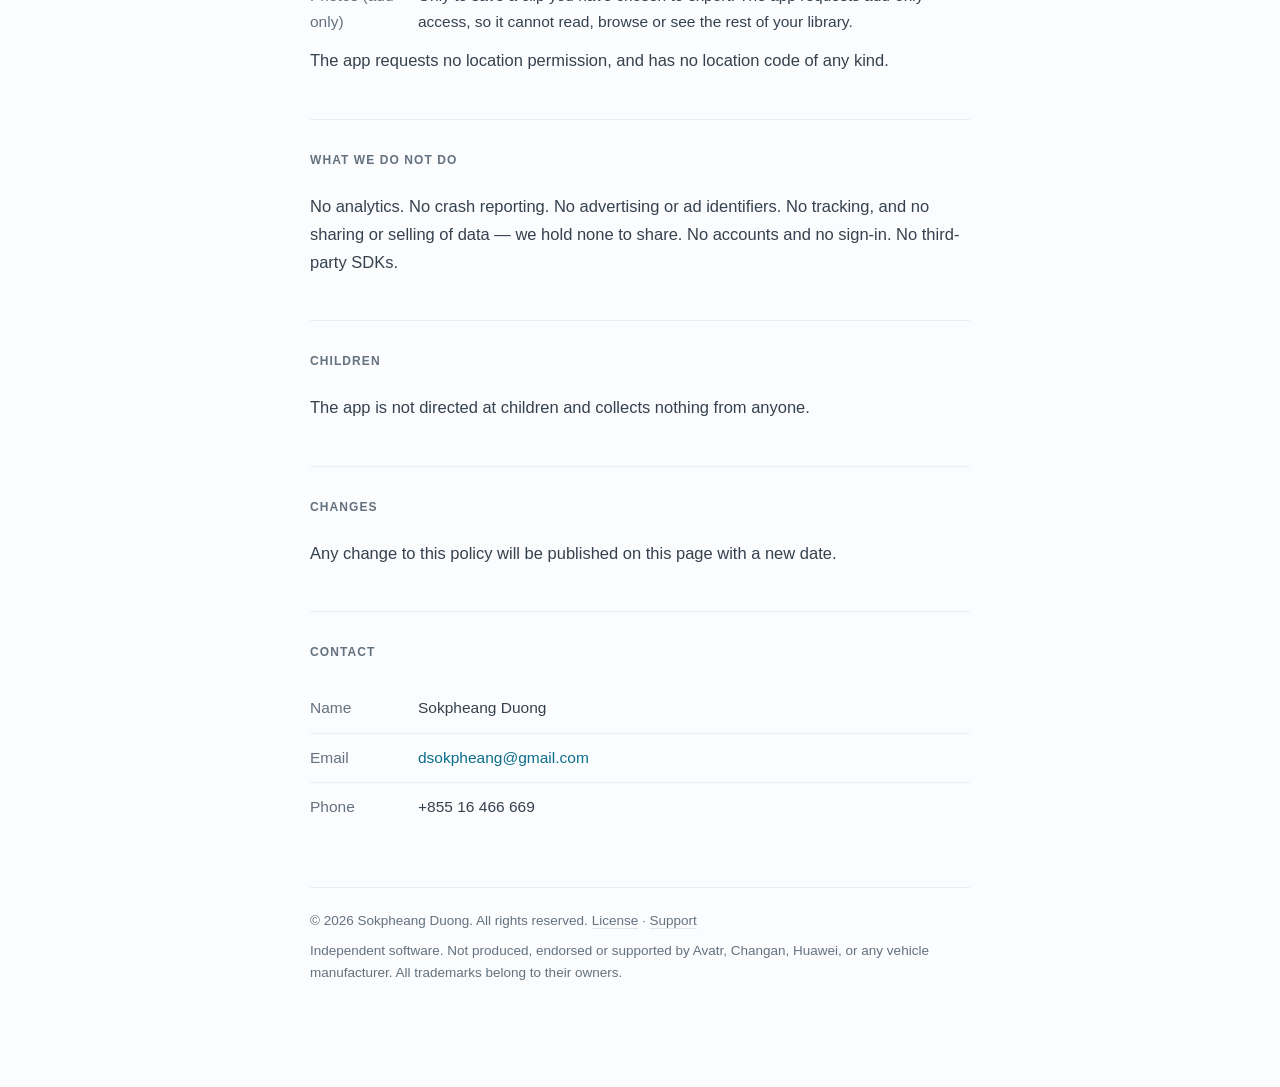
<file: support/dashcam/privacy.html>
<!doctype html>
<html lang="en">
<head>
<meta charset="utf-8">
<meta name="viewport" content="width=device-width, initial-scale=1">
<title>Privacy Policy — SP Dashcam</title>
<meta name="description" content="Privacy policy for SP Dashcam. No account, no analytics, and no server of ours: the app talks to your vehicle and to nothing else.">
<link rel="stylesheet" href="../../assets/site.css">
<link rel="icon" type="image/png" sizes="32x32" href="../../assets/icon-32.png">
<link rel="icon" type="image/png" sizes="16x16" href="../../assets/icon-16.png">
<link rel="apple-touch-icon" href="../../assets/icon-180.png">
</head>
<body>
<div class="wrap">

<header class="masthead">
  <img src="../../assets/icon-96.png" alt="" width="36" height="36">
  <div>
    <div class="name">SP Deepal</div>
    <div class="role">Deepal cockpit tools</div>
  </div>
  <nav>
    <a href="./">Support</a>
    <a href="privacy.html" aria-current="page">Privacy</a>
    <a href="../../">Home</a>
  </nav>
</header>

<h1>Privacy Policy — SP Dashcam</h1>
<p class="lede">
  SP Dashcam collects nothing. There is no account, no analytics, and no server operated
  by the developer. Your phone talks to your vehicle and to nothing else.
</p>
<p class="small muted">Applies to the iOS and Android app <strong>SP Dashcam</strong>.
  Last updated 4 September 2026.</p>

<section>
  <h2>Data we collect</h2>
  <p>
    None. We operate no server, run no analytics, and have no way to receive information
    about you or your vehicle. Nothing you do in this app is reported to us or to anyone
    else.
  </p>
</section>

<section>
  <h2>What the app stores on your device</h2>
  <p>Three things, all held only on your phone:</p>
  <ul>
    <li>The web address your vehicle publishes its recordings on.</li>
    <li>The access token from the code you scanned, which is what lets your phone read
        your vehicle's recordings. It is a credential — treat the pairing link the way
        you would a password.</li>
    <li>Your light/dark appearance preference.</li>
  </ul>
  <p>Deleting the app deletes all three.</p>
</section>

<section>
  <h2>Where the app connects</h2>
  <p>
    To one address: the one your vehicle published when you paired, and which you
    approved by scanning its code. Requests carry the access token so your vehicle knows
    the phone is yours.
  </p>
  <p>
    That connection travels over the internet through the tunnel your vehicle opens, so
    it works away from the car. It is encrypted in transit. The developer operates no
    part of it and can see none of it.
  </p>
  <p>The app contacts no other server. There are no third-party SDKs of any kind.</p>
</section>

<section>
  <h2>Your video</h2>
  <p>
    Recordings stay on the memory card in your vehicle. The app streams them for viewing
    and does not copy them to your phone unless you choose to export a clip &mdash; and an
    exported clip goes into your device's photo library and nowhere else. It is never
    uploaded.
  </p>
</section>

<section>
  <h2>Permissions</h2>
  <dl class="meta">
    <div>
      <dt>Camera</dt>
      <dd>Only to scan the pairing code your vehicle displays. Nothing is recorded, kept
          or transmitted; the camera preview is discarded as it is read. The app works
          without this permission &mdash; you can paste the pairing link instead.</dd>
    </div>
    <div>
      <dt>Photos (add only)</dt>
      <dd>Only to save a clip you have chosen to export. The app requests add-only
          access, so it cannot read, browse or see the rest of your library.</dd>
    </div>
  </dl>
  <p>
    The app requests no location permission, and has no location code of any kind.
  </p>
</section>

<section>
  <h2>What we do not do</h2>
  <p>
    No analytics. No crash reporting. No advertising or ad identifiers. No tracking, and
    no sharing or selling of data &mdash; we hold none to share. No accounts and no
    sign-in. No third-party SDKs.
  </p>
</section>

<section>
  <h2>Children</h2>
  <p>The app is not directed at children and collects nothing from anyone.</p>
</section>

<section>
  <h2>Changes</h2>
  <p>Any change to this policy will be published on this page with a new date.</p>
</section>

<section>
  <h2>Contact</h2>
  <dl class="meta">
    <div><dt>Name</dt><dd>Sokpheang Duong</dd></div>
    <div><dt>Email</dt><dd><a href="mailto:dsokpheang@gmail.com">dsokpheang@gmail.com</a></dd></div>
    <div><dt>Phone</dt><dd>+855 16 466 669</dd></div>
  </dl>
</section>

<footer class="colophon">
  <p>
    &copy; 2026 Sokpheang Duong. All rights reserved.
    <a href="../../LICENSE">License</a> &middot;
    <a href="./">Support</a>
  </p>
  <p>
    Independent software. Not produced, endorsed or supported by Avatr, Changan,
    Huawei, or any vehicle manufacturer. All trademarks belong to their owners.
  </p>
</footer>

</div>
</body>
</html>
</file>
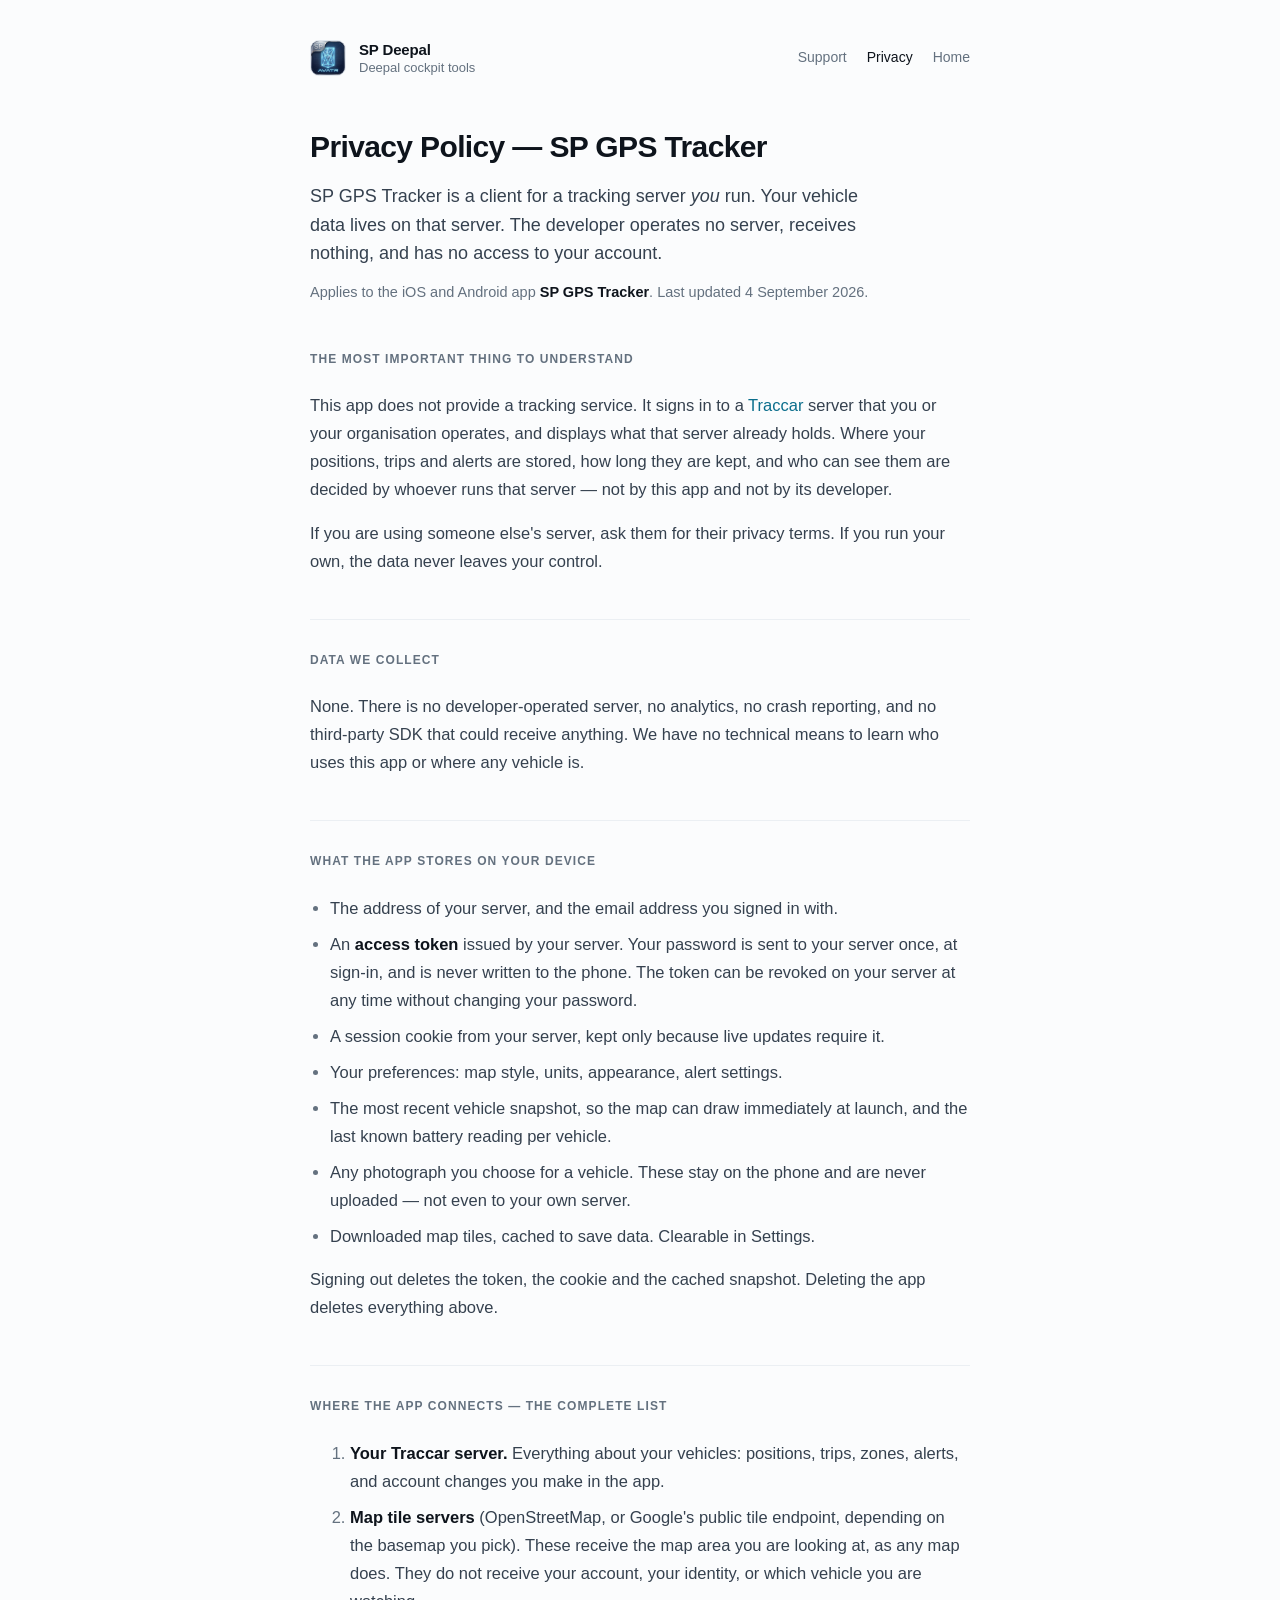
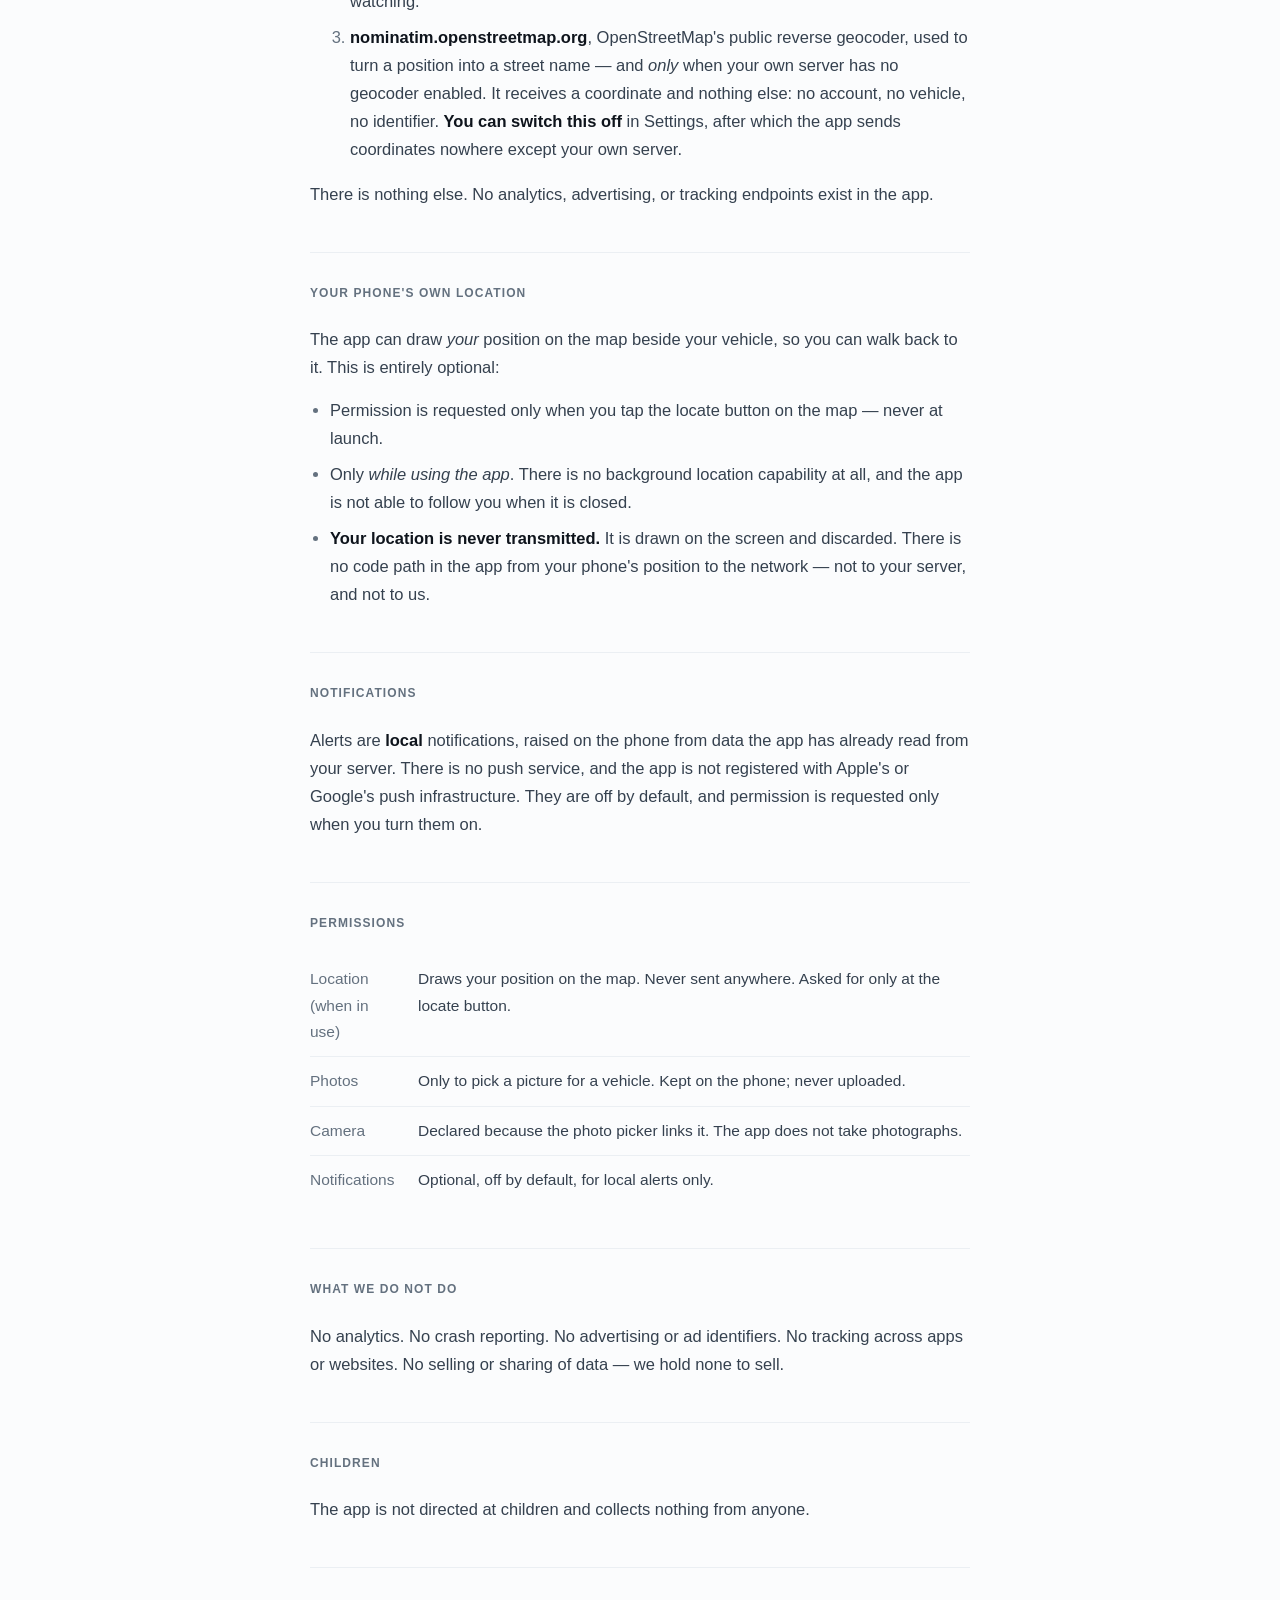
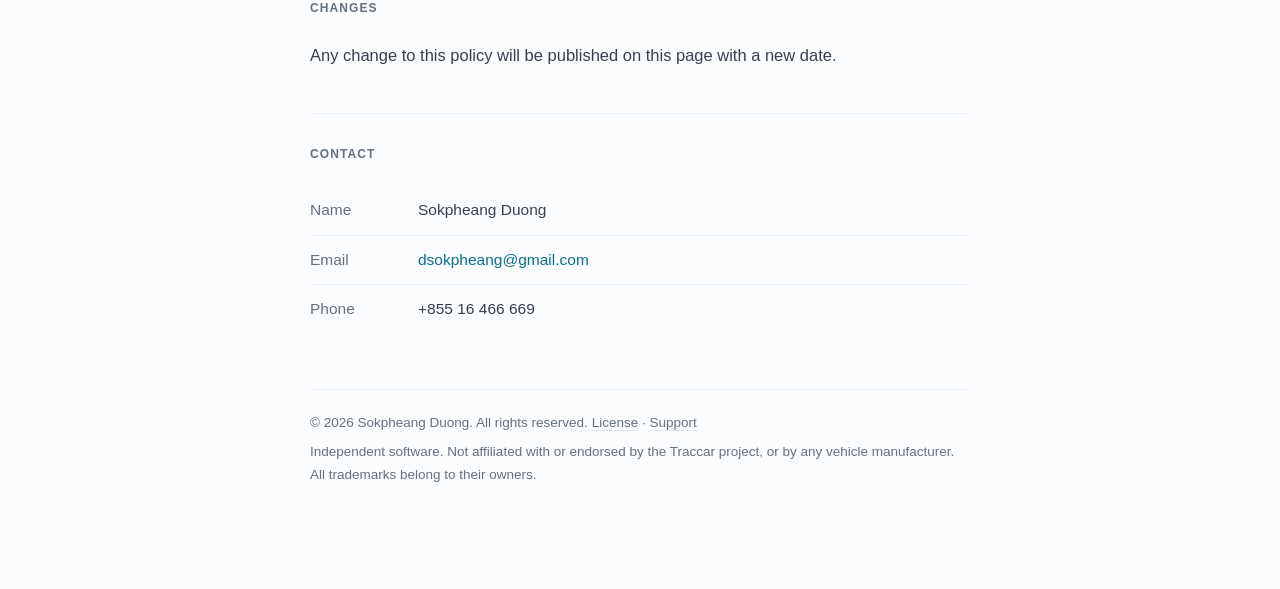
<file: support/gps-tracker/privacy.html>
<!doctype html>
<html lang="en">
<head>
<meta charset="utf-8">
<meta name="viewport" content="width=device-width, initial-scale=1">
<title>Privacy Policy — SP GPS Tracker</title>
<meta name="description" content="Privacy policy for SP GPS Tracker. Your data lives on the Traccar server you control; the developer operates no server and receives nothing.">
<link rel="stylesheet" href="../../assets/site.css">
<link rel="icon" type="image/png" sizes="32x32" href="../../assets/icon-32.png">
<link rel="icon" type="image/png" sizes="16x16" href="../../assets/icon-16.png">
<link rel="apple-touch-icon" href="../../assets/icon-180.png">
</head>
<body>
<div class="wrap">

<header class="masthead">
  <img src="../../assets/icon-96.png" alt="" width="36" height="36">
  <div>
    <div class="name">SP Deepal</div>
    <div class="role">Deepal cockpit tools</div>
  </div>
  <nav>
    <a href="./">Support</a>
    <a href="privacy.html" aria-current="page">Privacy</a>
    <a href="../../">Home</a>
  </nav>
</header>

<h1>Privacy Policy — SP GPS Tracker</h1>
<p class="lede">
  SP GPS Tracker is a client for a tracking server <em>you</em> run. Your vehicle data
  lives on that server. The developer operates no server, receives nothing, and has no
  access to your account.
</p>
<p class="small muted">Applies to the iOS and Android app <strong>SP GPS Tracker</strong>.
  Last updated 4 September 2026.</p>

<section>
  <h2>The most important thing to understand</h2>
  <p>
    This app does not provide a tracking service. It signs in to a
    <a href="https://www.traccar.org">Traccar</a> server that you or your organisation
    operates, and displays what that server already holds. Where your positions, trips
    and alerts are stored, how long they are kept, and who can see them are decided by
    whoever runs that server &mdash; not by this app and not by its developer.
  </p>
  <p>
    If you are using someone else's server, ask them for their privacy terms. If you run
    your own, the data never leaves your control.
  </p>
</section>

<section>
  <h2>Data we collect</h2>
  <p>
    None. There is no developer-operated server, no analytics, no crash reporting, and no
    third-party SDK that could receive anything. We have no technical means to learn who
    uses this app or where any vehicle is.
  </p>
</section>

<section>
  <h2>What the app stores on your device</h2>
  <ul>
    <li>The address of your server, and the email address you signed in with.</li>
    <li>An <strong>access token</strong> issued by your server. Your password is sent to
        your server once, at sign-in, and is never written to the phone. The token can be
        revoked on your server at any time without changing your password.</li>
    <li>A session cookie from your server, kept only because live updates require it.</li>
    <li>Your preferences: map style, units, appearance, alert settings.</li>
    <li>The most recent vehicle snapshot, so the map can draw immediately at launch, and
        the last known battery reading per vehicle.</li>
    <li>Any photograph you choose for a vehicle. These stay on the phone and are never
        uploaded &mdash; not even to your own server.</li>
    <li>Downloaded map tiles, cached to save data. Clearable in Settings.</li>
  </ul>
  <p>Signing out deletes the token, the cookie and the cached snapshot. Deleting the app
     deletes everything above.</p>
</section>

<section>
  <h2>Where the app connects &mdash; the complete list</h2>
  <ol>
    <li><strong>Your Traccar server.</strong> Everything about your vehicles: positions,
        trips, zones, alerts, and account changes you make in the app.</li>
    <li><strong>Map tile servers</strong> (OpenStreetMap, or Google's public tile
        endpoint, depending on the basemap you pick). These receive the map area you are
        looking at, as any map does. They do not receive your account, your identity, or
        which vehicle you are watching.</li>
    <li><strong>nominatim.openstreetmap.org</strong>, OpenStreetMap's public reverse
        geocoder, used to turn a position into a street name &mdash; and <em>only</em>
        when your own server has no geocoder enabled. It receives a coordinate and
        nothing else: no account, no vehicle, no identifier. <strong>You can switch this
        off</strong> in Settings, after which the app sends coordinates nowhere except
        your own server.</li>
  </ol>
  <p>There is nothing else. No analytics, advertising, or tracking endpoints exist in the
     app.</p>
</section>

<section>
  <h2>Your phone's own location</h2>
  <p>
    The app can draw <em>your</em> position on the map beside your vehicle, so you can
    walk back to it. This is entirely optional:
  </p>
  <ul>
    <li>Permission is requested only when you tap the locate button on the map &mdash;
        never at launch.</li>
    <li>Only <em>while using the app</em>. There is no background location capability at
        all, and the app is not able to follow you when it is closed.</li>
    <li><strong>Your location is never transmitted.</strong> It is drawn on the screen and
        discarded. There is no code path in the app from your phone's position to the
        network &mdash; not to your server, and not to us.</li>
  </ul>
</section>

<section>
  <h2>Notifications</h2>
  <p>
    Alerts are <strong>local</strong> notifications, raised on the phone from data the app
    has already read from your server. There is no push service, and the app is not
    registered with Apple's or Google's push infrastructure. They are off by default, and
    permission is requested only when you turn them on.
  </p>
</section>

<section>
  <h2>Permissions</h2>
  <dl class="meta">
    <div><dt>Location (when in use)</dt><dd>Draws your position on the map. Never sent
      anywhere. Asked for only at the locate button.</dd></div>
    <div><dt>Photos</dt><dd>Only to pick a picture for a vehicle. Kept on the phone;
      never uploaded.</dd></div>
    <div><dt>Camera</dt><dd>Declared because the photo picker links it. The app does not
      take photographs.</dd></div>
    <div><dt>Notifications</dt><dd>Optional, off by default, for local alerts only.</dd></div>
  </dl>
</section>

<section>
  <h2>What we do not do</h2>
  <p>
    No analytics. No crash reporting. No advertising or ad identifiers. No tracking across
    apps or websites. No selling or sharing of data &mdash; we hold none to sell.
  </p>
</section>

<section>
  <h2>Children</h2>
  <p>The app is not directed at children and collects nothing from anyone.</p>
</section>

<section>
  <h2>Changes</h2>
  <p>Any change to this policy will be published on this page with a new date.</p>
</section>

<section>
  <h2>Contact</h2>
  <dl class="meta">
    <div><dt>Name</dt><dd>Sokpheang Duong</dd></div>
    <div><dt>Email</dt><dd><a href="mailto:dsokpheang@gmail.com">dsokpheang@gmail.com</a></dd></div>
    <div><dt>Phone</dt><dd>+855 16 466 669</dd></div>
  </dl>
</section>

<footer class="colophon">
  <p>
    &copy; 2026 Sokpheang Duong. All rights reserved.
    <a href="../../LICENSE">License</a> &middot;
    <a href="./">Support</a>
  </p>
  <p>
    Independent software. Not affiliated with or endorsed by the Traccar project, or by
    any vehicle manufacturer. All trademarks belong to their owners.
  </p>
</footer>

</div>
</body>
</html>
</file>
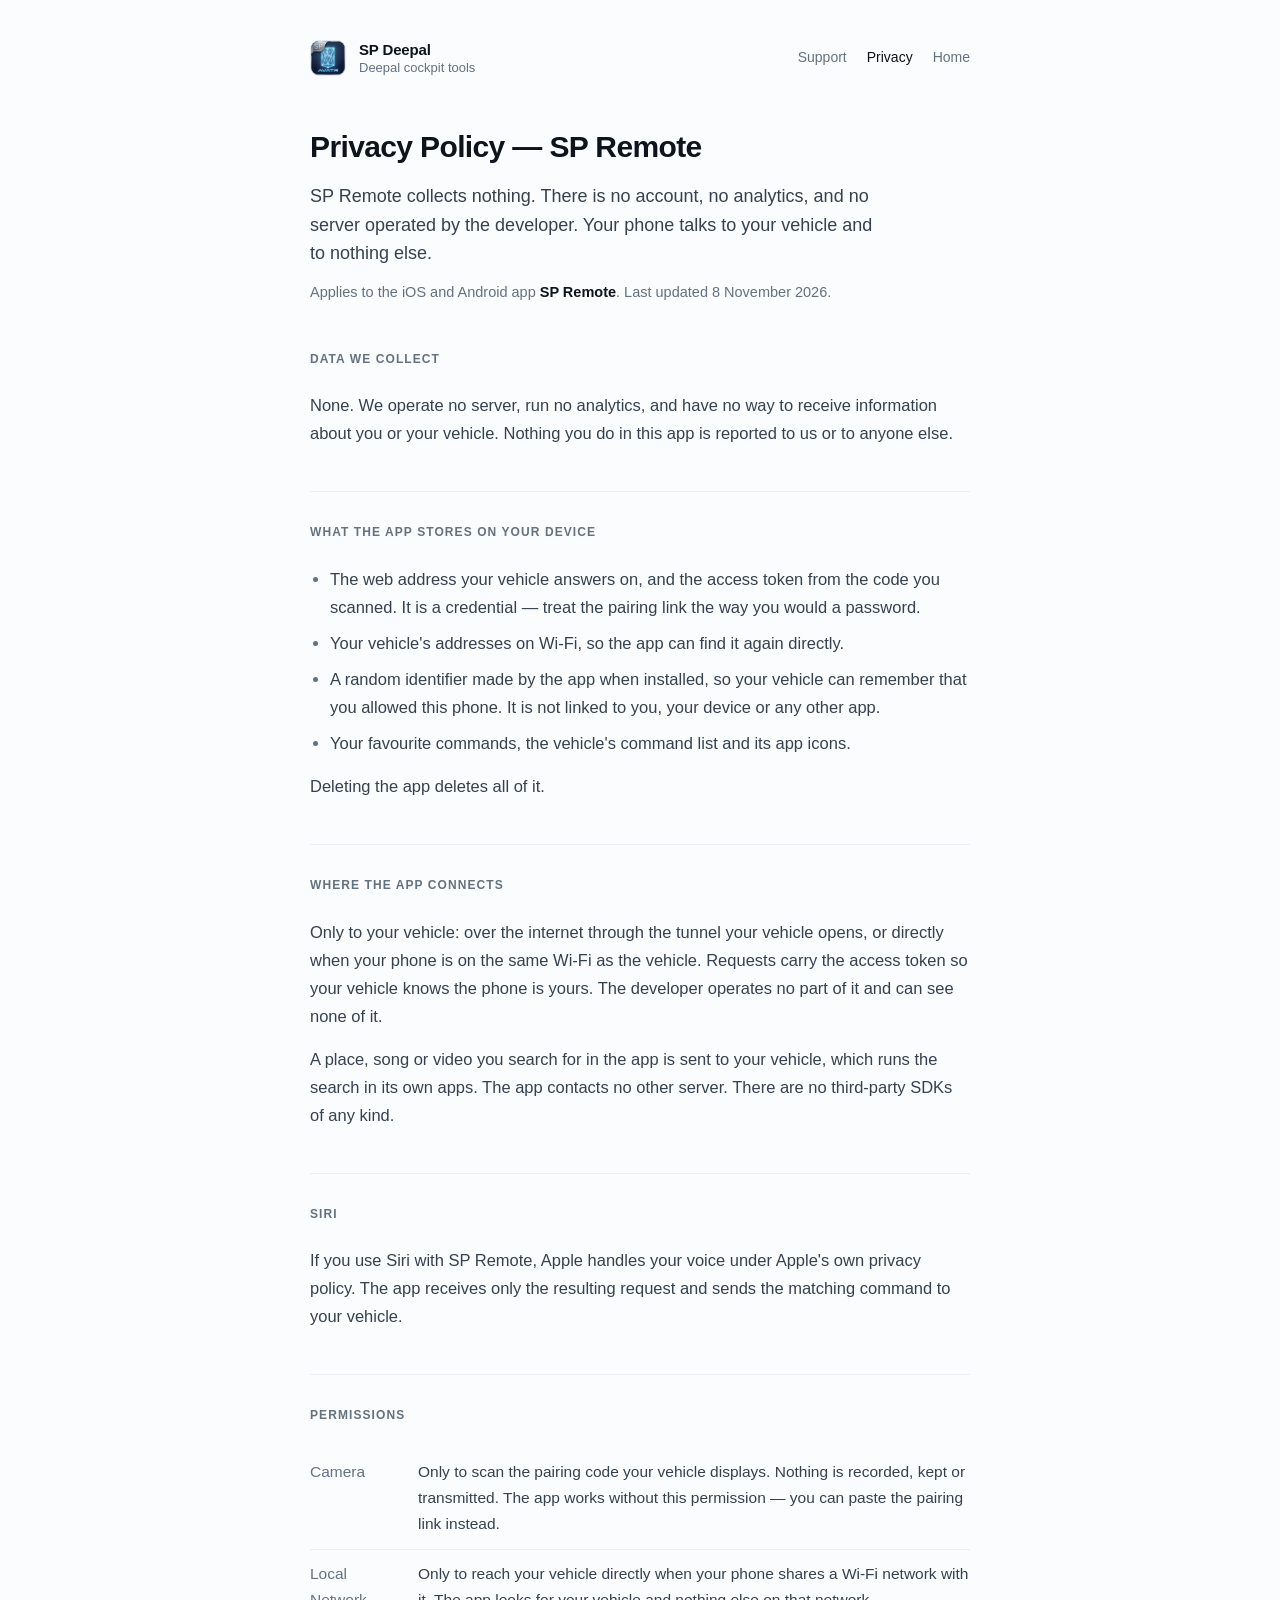
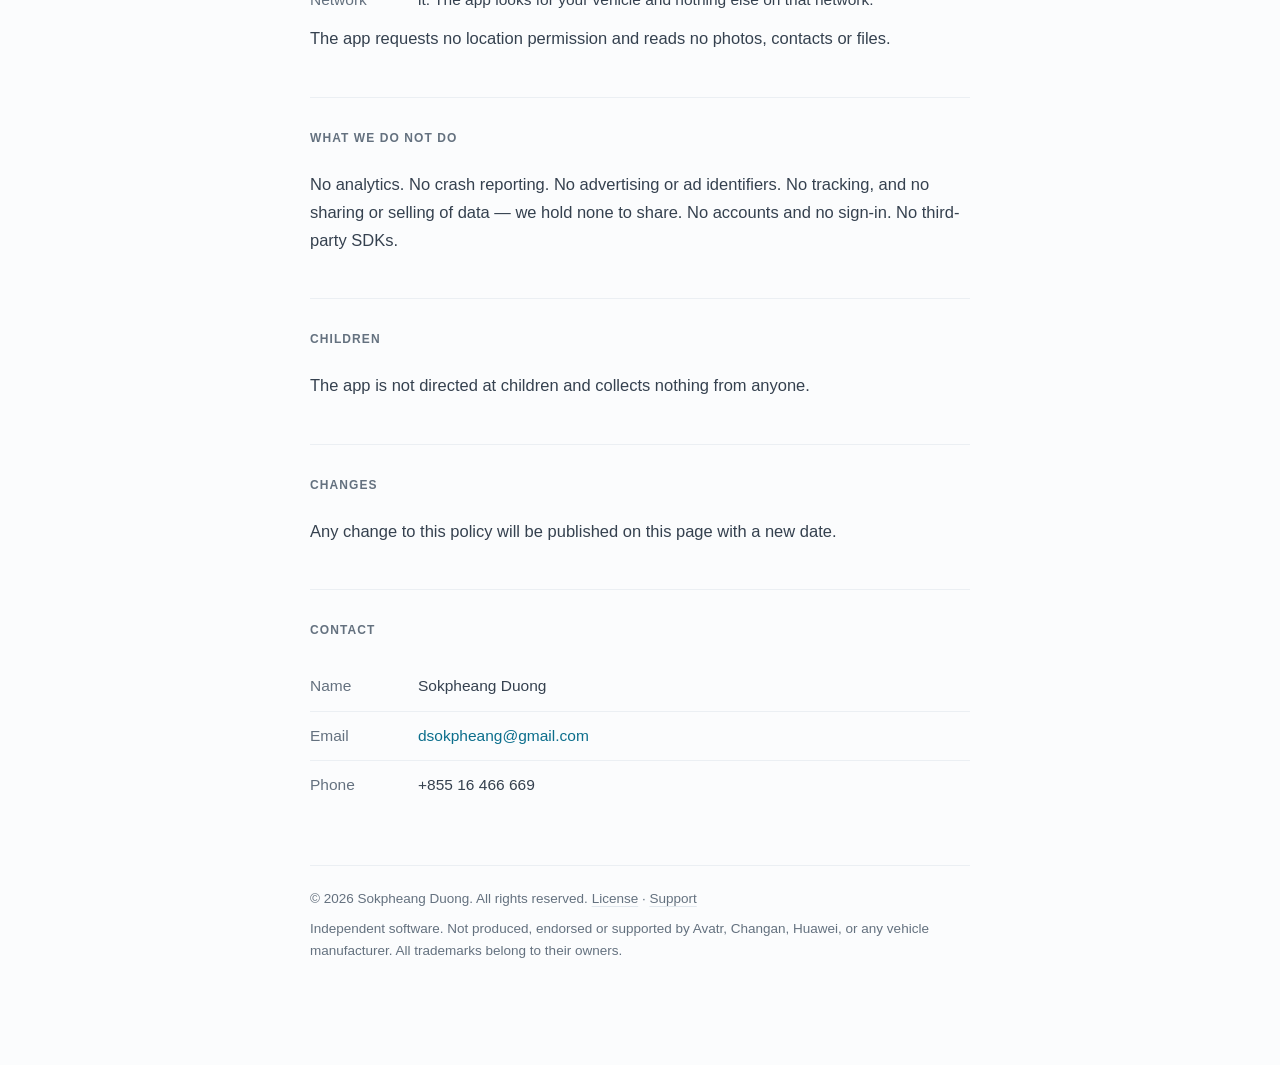
<file: support/remote/privacy.html>
<!doctype html>
<html lang="en">
<head>
<meta charset="utf-8">
<meta name="viewport" content="width=device-width, initial-scale=1">
<title>Privacy Policy — SP Remote</title>
<meta name="description" content="Privacy policy for SP Remote. No account, no analytics, and no server of ours: the app talks to your vehicle and to nothing else.">
<link rel="stylesheet" href="../../assets/site.css">
<link rel="icon" type="image/png" sizes="32x32" href="../../assets/icon-32.png">
<link rel="icon" type="image/png" sizes="16x16" href="../../assets/icon-16.png">
<link rel="apple-touch-icon" href="../../assets/icon-180.png">
</head>
<body>
<div class="wrap">

<header class="masthead">
  <img src="../../assets/icon-96.png" alt="" width="36" height="36">
  <div>
    <div class="name">SP Deepal</div>
    <div class="role">Deepal cockpit tools</div>
  </div>
  <nav>
    <a href="./">Support</a>
    <a href="privacy.html" aria-current="page">Privacy</a>
    <a href="../../">Home</a>
  </nav>
</header>

<h1>Privacy Policy — SP Remote</h1>
<p class="lede">
  SP Remote collects nothing. There is no account, no analytics, and no server operated
  by the developer. Your phone talks to your vehicle and to nothing else.
</p>
<p class="small muted">Applies to the iOS and Android app <strong>SP Remote</strong>.
  Last updated 8 November 2026.</p>

<section>
  <h2>Data we collect</h2>
  <p>
    None. We operate no server, run no analytics, and have no way to receive information
    about you or your vehicle. Nothing you do in this app is reported to us or to anyone
    else.
  </p>
</section>

<section>
  <h2>What the app stores on your device</h2>
  <ul>
    <li>The web address your vehicle answers on, and the access token from the code you
        scanned. It is a credential &mdash; treat the pairing link the way you would a
        password.</li>
    <li>Your vehicle's addresses on Wi-Fi, so the app can find it again directly.</li>
    <li>A random identifier made by the app when installed, so your vehicle can remember that
        you allowed this phone. It is not linked to you, your device or any other app.</li>
    <li>Your favourite commands, the vehicle's command list and its app icons.</li>
  </ul>
  <p>Deleting the app deletes all of it.</p>
</section>

<section>
  <h2>Where the app connects</h2>
  <p>
    Only to your vehicle: over the internet through the tunnel your vehicle opens, or directly
    when your phone is on the same Wi-Fi as the vehicle. Requests carry the access token so
    your vehicle knows the phone is yours. The developer operates no part of it and can see
    none of it.
  </p>
  <p>
    A place, song or video you search for in the app is sent to your vehicle, which runs the
    search in its own apps. The app contacts no other server. There are no third-party SDKs
    of any kind.
  </p>
</section>

<section>
  <h2>Siri</h2>
  <p>
    If you use Siri with SP Remote, Apple handles your voice under Apple's own privacy policy.
    The app receives only the resulting request and sends the matching command to your
    vehicle.
  </p>
</section>

<section>
  <h2>Permissions</h2>
  <dl class="meta">
    <div>
      <dt>Camera</dt>
      <dd>Only to scan the pairing code your vehicle displays. Nothing is recorded, kept
          or transmitted. The app works without this permission &mdash; you can paste the
          pairing link instead.</dd>
    </div>
    <div>
      <dt>Local Network</dt>
      <dd>Only to reach your vehicle directly when your phone shares a Wi-Fi network with it.
          The app looks for your vehicle and nothing else on that network.</dd>
    </div>
  </dl>
  <p>The app requests no location permission and reads no photos, contacts or files.</p>
</section>

<section>
  <h2>What we do not do</h2>
  <p>
    No analytics. No crash reporting. No advertising or ad identifiers. No tracking, and
    no sharing or selling of data &mdash; we hold none to share. No accounts and no
    sign-in. No third-party SDKs.
  </p>
</section>

<section>
  <h2>Children</h2>
  <p>The app is not directed at children and collects nothing from anyone.</p>
</section>

<section>
  <h2>Changes</h2>
  <p>Any change to this policy will be published on this page with a new date.</p>
</section>

<section>
  <h2>Contact</h2>
  <dl class="meta">
    <div><dt>Name</dt><dd>Sokpheang Duong</dd></div>
    <div><dt>Email</dt><dd><a href="mailto:dsokpheang@gmail.com">dsokpheang@gmail.com</a></dd></div>
    <div><dt>Phone</dt><dd>+855 16 466 669</dd></div>
  </dl>
</section>

<footer class="colophon">
  <p>
    &copy; 2026 Sokpheang Duong. All rights reserved.
    <a href="../../LICENSE">License</a> &middot;
    <a href="./">Support</a>
  </p>
  <p>
    Independent software. Not produced, endorsed or supported by Avatr, Changan,
    Huawei, or any vehicle manufacturer. All trademarks belong to their owners.
  </p>
</footer>

</div>
</body>
</html>
</file>
<file: assets/site.css>
/* SP Deepal — support site.
   One stylesheet, no build step, no external assets, no webfonts.
   Palette is sampled from the app icon: a deep navy ground and the cyan of the
   wireframe glow. Dark is the product's look, so it is the default; a light
   palette is defined for readers whose OS asks for one. Every colour is a token
   defined on bare :root first — none is only ever set inside a media query. */

:root {
  --bg:        #0A0E14;
  --surface:   #10161F;
  --border:    #1B2430;
  --rule:      #161E28;
  --fg:        #E9EEF4;
  --fg-soft:   #C2CCD8;
  --muted:     #7E8C9C;
  --accent:    #6BC5E8;
  --accent-in: #0A0E14;
  --shadow:    0 18px 40px rgba(0, 0, 0, .5);
}
@media (prefers-color-scheme: light) {
  :root {
    --bg:        #FBFCFD;
    --surface:   #FFFFFF;
    --border:    #E1E7ED;
    --rule:      #EBEFF3;
    --fg:        #0E141C;
    --fg-soft:   #35414F;
    --muted:     #64717F;
    --accent:    #0B6E8C;
    --accent-in: #FFFFFF;
    --shadow:    0 14px 34px rgba(14, 20, 28, .07);
  }
}

*, *::before, *::after { box-sizing: border-box; }
html { -webkit-text-size-adjust: 100%; }

body {
  margin: 0;
  background: var(--bg);
  color: var(--fg-soft);
  font: 400 16.5px/1.7 -apple-system, BlinkMacSystemFont, "Segoe UI", Roboto,
        Helvetica, Arial, sans-serif;
  font-feature-settings: "kern" 1;
  -webkit-font-smoothing: antialiased;
  padding: 0 28px 96px;
}

.wrap { max-width: 660px; margin: 0 auto; }

/* ---- masthead ---------------------------------------------------------- */

.masthead {
  display: flex; align-items: center; gap: 13px;
  padding: 40px 0 26px;
}
.masthead img {
  width: 36px; height: 36px; border-radius: 9px; display: block;
  border: 1px solid var(--border);
}
.masthead .name {
  font-size: 15px; font-weight: 600; color: var(--fg);
  letter-spacing: -.01em; line-height: 1.3;
}
.masthead .role {
  font-size: 13px; color: var(--muted); line-height: 1.3;
}
.masthead nav {
  margin-left: auto; display: flex; gap: 20px;
  font-size: 14px;
}
.masthead nav a { color: var(--muted); }
.masthead nav a:hover, .masthead nav a[aria-current] { color: var(--fg); }

/* ---- type -------------------------------------------------------------- */

h1 {
  font-size: 30px; line-height: 1.25; letter-spacing: -.021em;
  font-weight: 600; color: var(--fg); margin: 26px 0 16px;
}
.lede {
  font-size: 18px; line-height: 1.6; color: var(--fg-soft);
  margin: 0 0 12px; max-width: 58ch;
}

h2 {
  font-size: 12px; font-weight: 600; letter-spacing: .09em;
  text-transform: uppercase; color: var(--muted);
  margin: 0 0 22px; padding-top: 30px; border-top: 1px solid var(--rule);
}
h3 {
  font-size: 16.5px; font-weight: 600; color: var(--fg);
  letter-spacing: -.006em; margin: 0 0 6px;
}

p { margin: 0 0 15px; }
p:last-child { margin-bottom: 0; }

a { color: var(--accent); text-decoration: none; }
a:hover { text-decoration: underline; text-underline-offset: 3px; }
a:focus-visible {
  outline: 2px solid var(--accent); outline-offset: 3px; border-radius: 3px;
}
strong { color: var(--fg); font-weight: 600; }

ul { margin: 0 0 15px; padding-left: 20px; }
li { margin: 0 0 8px; }
li::marker { color: var(--muted); }

code {
  font: 400 13.5px/1.5 ui-monospace, SFMono-Regular, Menlo, Consolas, monospace;
  color: var(--fg); background: var(--surface);
  border: 1px solid var(--border); border-radius: 5px; padding: 1px 6px;
}

.muted { color: var(--muted); }
.small { font-size: 14.5px; }

/* ---- sections ---------------------------------------------------------- */

section { margin-top: 44px; }
section:first-of-type h2 { border-top: 0; padding-top: 0; }

/* A list of things, separated by hairlines rather than boxed in cards. */
.rows { border-top: 1px solid var(--rule); }
.row {
  padding: 18px 0; border-bottom: 1px solid var(--rule);
}
.row:last-child { border-bottom: 0; }
.row h3 span { color: var(--muted); font-weight: 400; }
.row p { color: var(--muted); font-size: 15.5px; margin: 0; }

/* Question / answer, same hairline rhythm. */
.qa { border-top: 1px solid var(--rule); }
.qa > div {
  padding: 22px 0; border-bottom: 1px solid var(--rule);
}
.qa > div:last-child { border-bottom: 0; }
.qa h3 { margin-bottom: 8px; }
.qa p { font-size: 15.5px; }

/* One quiet emphasis block — used sparingly, at most once per page. */
.callout {
  background: var(--surface); border: 1px solid var(--border);
  border-radius: 10px; padding: 16px 18px; margin: 0 0 15px;
  font-size: 15.5px;
}

dl.meta { margin: 0; font-size: 15.5px; }
dl.meta div {
  display: flex; gap: 16px; padding: 11px 0;
  border-bottom: 1px solid var(--rule);
}
dl.meta div:last-child { border-bottom: 0; }
dl.meta dt { color: var(--muted); flex: 0 0 92px; }
dl.meta dd { margin: 0; }

/* ---- footer ------------------------------------------------------------ */

.colophon {
  margin-top: 56px; padding-top: 22px; border-top: 1px solid var(--rule);
  font-size: 13.5px; line-height: 1.65; color: var(--muted);
}
.colophon p { margin: 0 0 7px; }
.colophon a {
  color: var(--muted);
  text-decoration: underline; text-decoration-color: var(--border);
  text-underline-offset: 3px;
}
.colophon a:hover { color: var(--fg); text-decoration-color: var(--muted); }

/* ---- small screens ----------------------------------------------------- */

@media (max-width: 560px) {
  body { padding: 0 20px 72px; font-size: 16px; }
  .masthead { flex-wrap: wrap; padding-top: 30px; }
  .masthead nav { margin-left: 0; width: 100%; padding-top: 4px; gap: 18px; }
  h1 { font-size: 26px; }
  .lede { font-size: 17px; }
  dl.meta div { flex-direction: column; gap: 2px; }
}
</file>
